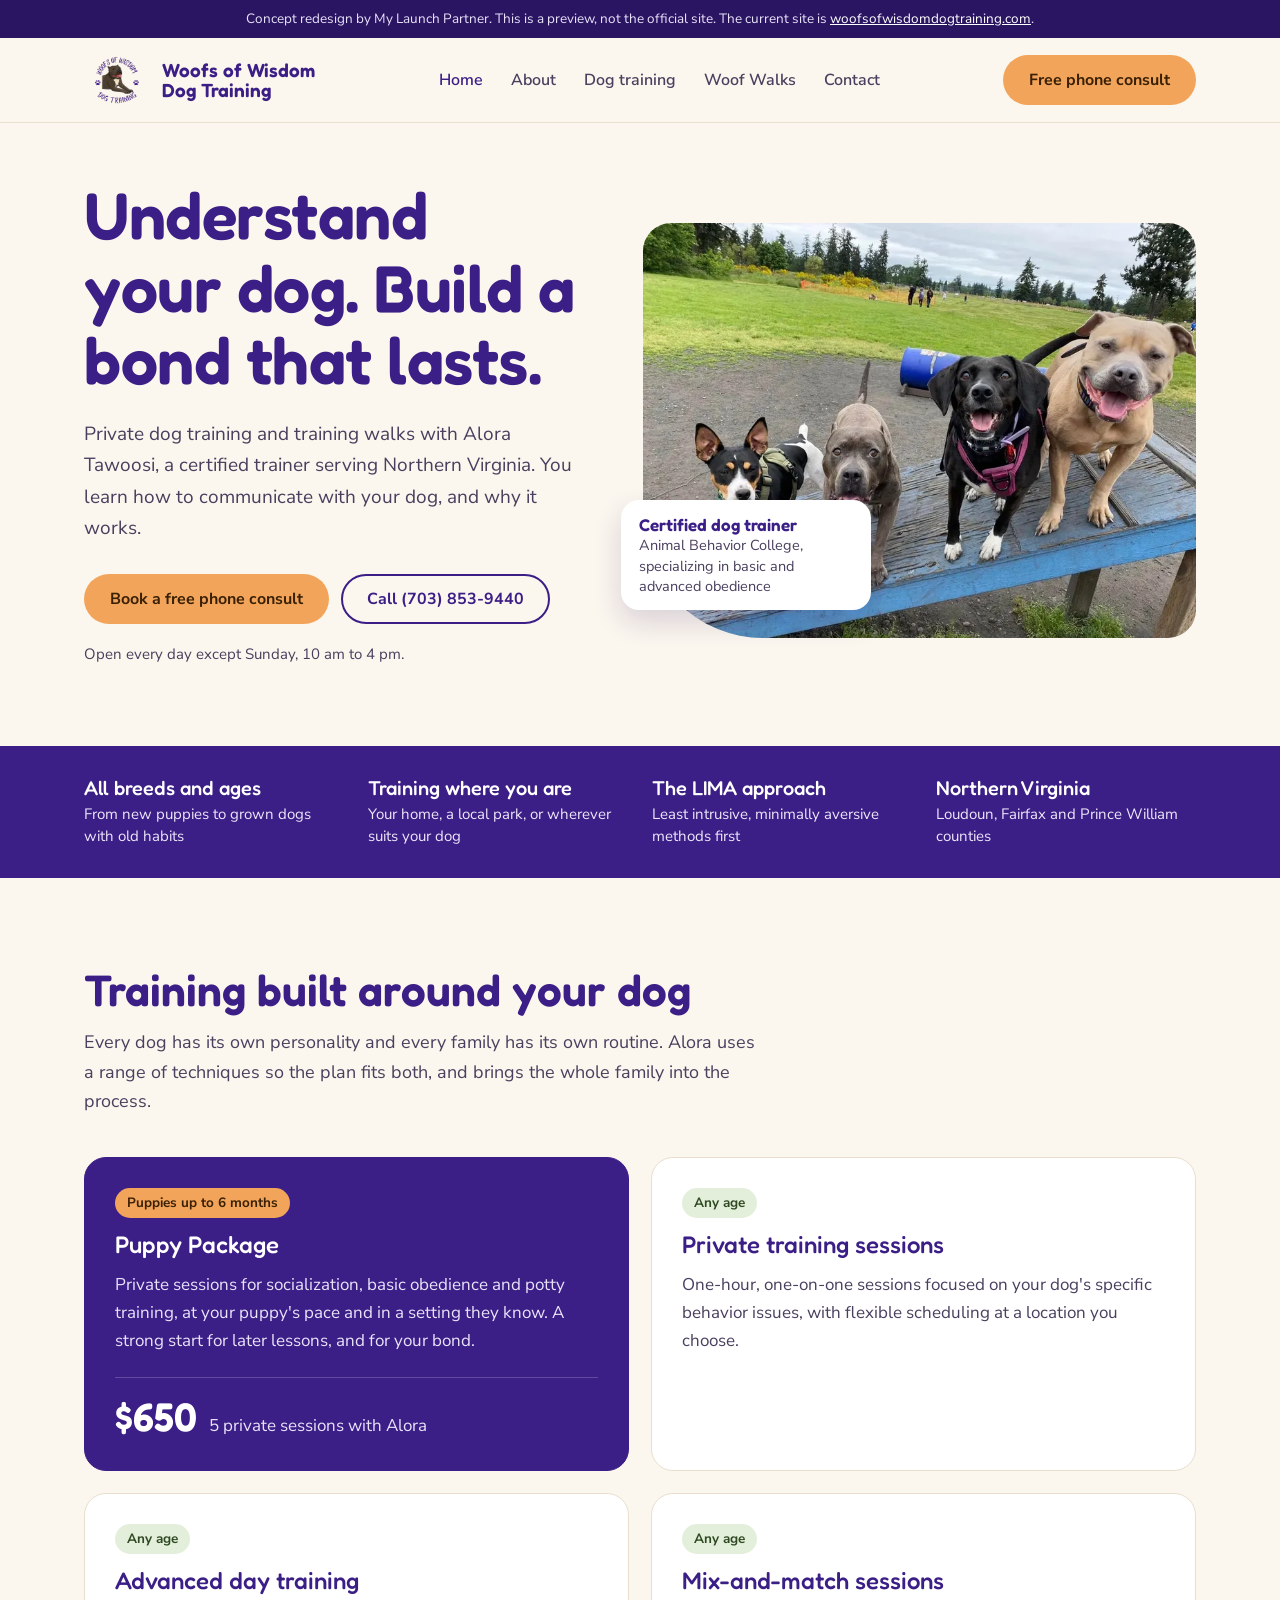
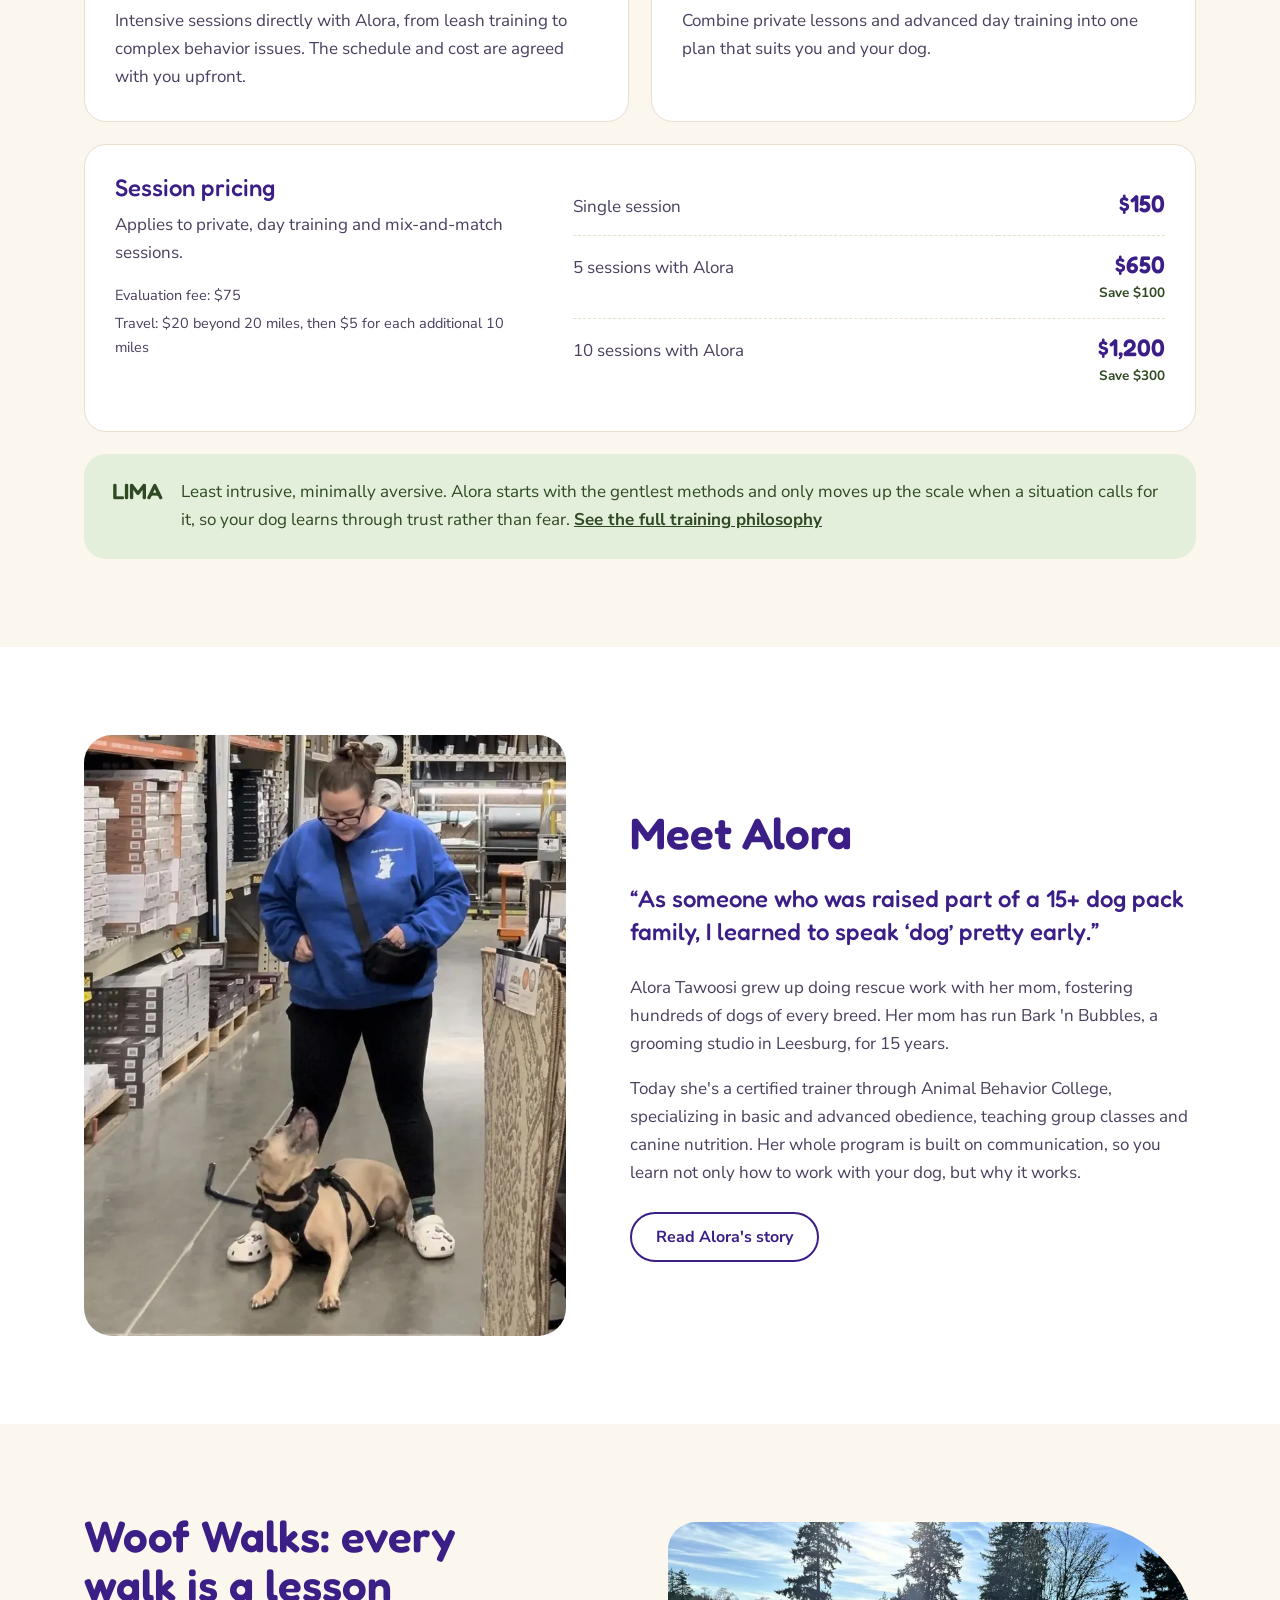
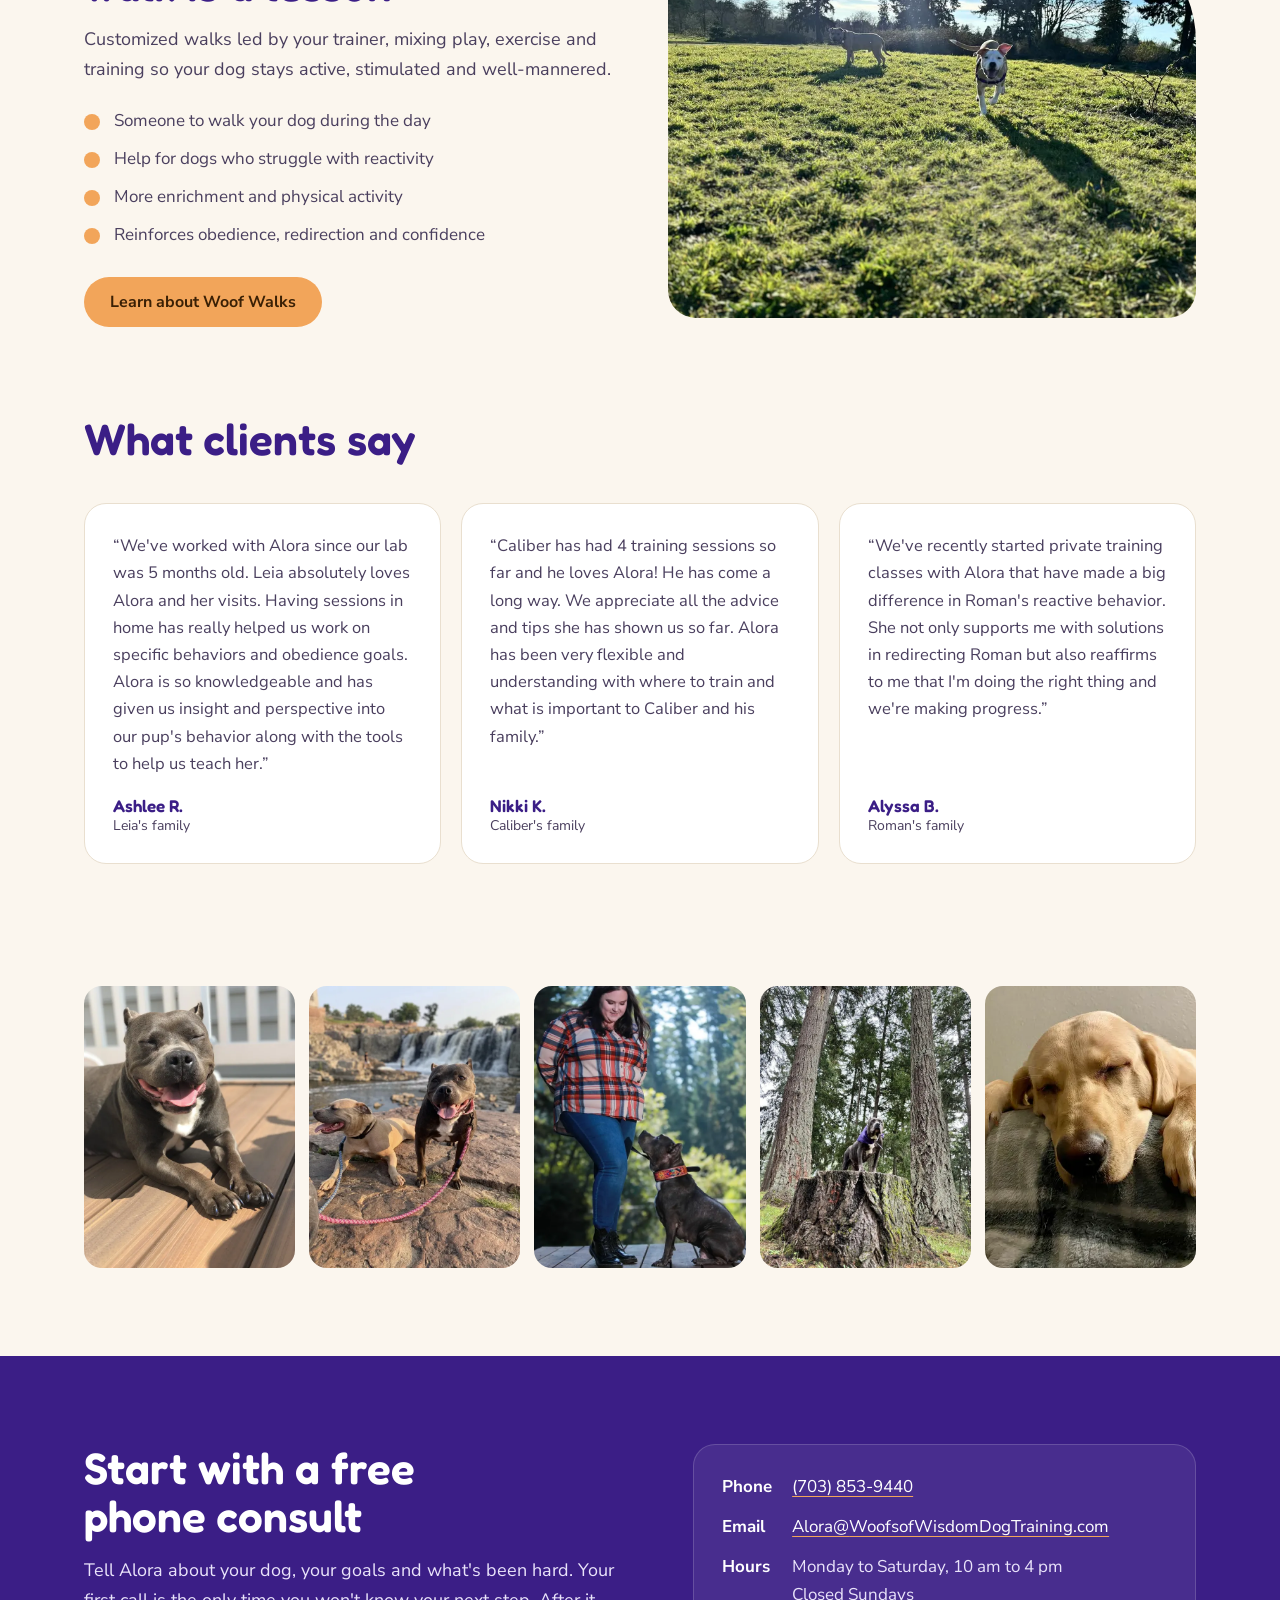
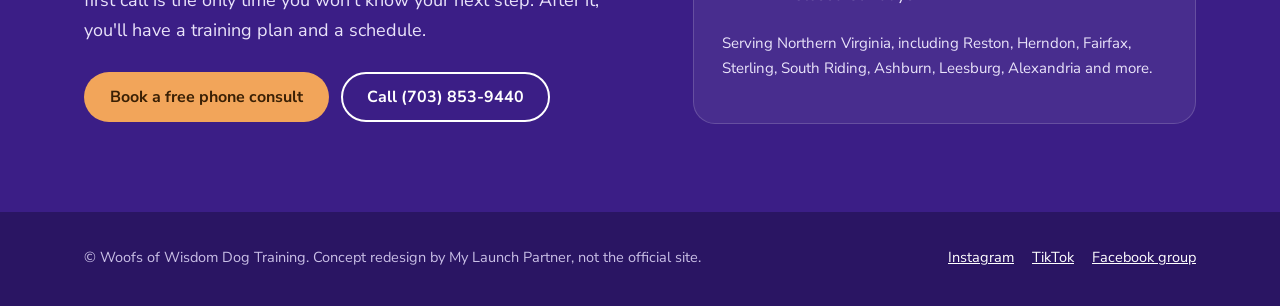
<file: index.html>
<!doctype html>
<html lang="en">
<head>
<meta charset="utf-8">
<meta name="viewport" content="width=device-width, initial-scale=1">
<title>Woofs of Wisdom Dog Training | Concept redesign</title>
<meta name="description" content="Concept redesign of the Woofs of Wisdom Dog Training homepage by My Launch Partner. Private dog training and training walks with Alora Tawoosi in Northern Virginia.">
<meta name="robots" content="noindex, nofollow">
<link rel="canonical" href="index.html">
<link rel="icon" href="assets/img/favicon.png">
<link rel="preconnect" href="https://fonts.googleapis.com">
<link rel="preconnect" href="https://fonts.gstatic.com" crossorigin>
<link href="https://fonts.googleapis.com/css2?family=Fredoka:wght@500;600&family=Nunito+Sans:opsz,wght@6..12,400;6..12,600;6..12,700&display=swap" rel="stylesheet">
<link rel="stylesheet" href="assets/site.css">
</head>
<body>

<div class="concept">Concept redesign by My Launch Partner.<span class="more"> This is a preview, not the official site. The current site is <a href="https://www.woofsofwisdomdogtraining.com/">woofsofwisdomdogtraining.com</a>.</span></div>

<header>
  <div class="wrap nav">
    <a class="brand" href="index.html">
      <img src="assets/img/logo.png" alt="Woofs of Wisdom Dog Training logo" width="66" height="66">
      <span>Woofs of Wisdom<br>Dog Training</span>
    </a>
    <nav class="links" aria-label="Main">
      <a href="index.html" aria-current="page">Home</a>
      <a href="about.html">About</a>
      <a href="dog-training.html">Dog training</a>
      <a href="woof-walks.html">Woof Walks</a>
      <a href="contact.html">Contact</a>
    </nav>
    <a class="btn btn-main" href="https://www.woofsofwisdomdogtraining.com/book-a-consult-today">Free phone consult</a>
    <details class="menu">
      <summary>Menu</summary>
      <nav aria-label="Mobile">
        <a href="about.html">About Alora</a>
        <a href="dog-training.html">Dog training</a>
        <a href="woof-walks.html">Woof Walks</a>
        <a href="contact.html">Contact</a>
        <a href="https://www.woofsofwisdomdogtraining.com/book-a-consult-today">Book a free phone consult</a>
      </nav>
    </details>
  </div>
</header>

<main>
<section class="hero">
  <div class="wrap hero-grid">
    <div>
      <h1>Understand your dog. Build a bond that lasts.</h1>
      <p class="lede">Private dog training and training walks with Alora Tawoosi, a certified trainer serving Northern Virginia. You learn how to communicate with your dog, and why it works.</p>
      <div class="ctas">
        <a class="btn btn-main" href="https://www.woofsofwisdomdogtraining.com/book-a-consult-today">Book a free phone consult</a>
        <a class="btn btn-line" href="tel:+17038539440">Call (703)&nbsp;853-9440</a>
      </div>
      <p class="note">Open every day except Sunday, 10&nbsp;am to 4&nbsp;pm.</p>
    </div>
    <div class="hero-photo">
      <picture>
        <source type="image/webp" srcset="assets/img/hero-800.webp 800w, assets/img/hero-1400.webp 1400w, assets/img/hero-2048.webp 2048w" sizes="(max-width:900px) 100vw, 600px">
        <img src="assets/img/hero-1400.jpg" srcset="assets/img/hero-800.jpg 800w, assets/img/hero-1400.jpg 1400w, assets/img/hero-2048.jpg 2048w" sizes="(max-width:900px) 100vw, 600px" alt="Four dogs sitting side by side on a blue bench in a sunny field" width="1400" height="1050" fetchpriority="high">
      </picture>
      <div class="badge"><strong>Certified dog trainer</strong>Animal Behavior College, specializing in basic and advanced obedience</div>
    </div>
  </div>
</section>

<div class="glance">
  <div class="wrap"><ul>
    <li><b>All breeds and ages</b>From new puppies to grown dogs with old habits</li>
    <li><b>Training where you are</b>Your home, a local park, or wherever suits your dog</li>
    <li><b>The LIMA approach</b>Least intrusive, minimally aversive methods first</li>
    <li><b>Northern Virginia</b>Loudoun, Fairfax and Prince William counties</li>
  </ul></div>
</div>

<section id="training">
  <div class="wrap">
    <div class="intro">
      <h2>Training built around your dog</h2>
      <p>Every dog has its own personality and every family has its own routine. Alora uses a range of techniques so the plan fits both, and brings the whole family into the process.</p>
    </div>
    <div class="programs">
      <article class="program puppy">
        <span class="who">Puppies up to 6 months</span>
        <h3>Puppy Package</h3>
        <p>Private sessions for socialization, basic obedience and potty training, at your puppy's pace and in a setting they know. A strong start for later lessons, and for your bond.</p>
        <div class="puppy-price"><strong>$650</strong><span>5 private sessions with Alora</span></div>
      </article>
      <article class="program">
        <span class="who">Any age</span>
        <h3>Private training sessions</h3>
        <p>One-hour, one-on-one sessions focused on your dog's specific behavior issues, with flexible scheduling at a location you choose.</p>
      </article>
      <article class="program">
        <span class="who">Any age</span>
        <h3>Advanced day training</h3>
        <p>Intensive sessions directly with Alora, from leash training to complex behavior issues. The schedule and cost are agreed with you upfront.</p>
      </article>
      <article class="program">
        <span class="who">Any age</span>
        <h3>Mix-and-match sessions</h3>
        <p>Combine private lessons and advanced day training into one plan that suits you and your dog.</p>
      </article>
    </div>

    <div class="prices">
      <div>
        <h3>Session pricing</h3>
        <p style="margin-top:10px">Applies to private, day training and mix-and-match sessions.</p>
        <div class="fine">
          <p>Evaluation fee: $75</p>
          <p>Travel: $20 beyond 20 miles, then $5 for each additional 10 miles</p>
        </div>
      </div>
      <table>
        <tr><td>Single session</td><td><span class="amt">$150</span></td></tr>
        <tr><td>5 sessions with Alora</td><td><span class="amt">$650</span><span class="save">Save $100</span></td></tr>
        <tr><td>10 sessions with Alora</td><td><span class="amt">$1,200</span><span class="save">Save $300</span></td></tr>
      </table>
    </div>

    <div class="lima">
      <b>LIMA</b>
      <p>Least intrusive, minimally aversive. Alora starts with the gentlest methods and only moves up the scale when a situation calls for it, so your dog learns through trust rather than fear. <a href="dog-training.html" style="color:var(--meadow-ink);font-weight:700">See the full training philosophy</a></p>
    </div>
  </div>
</section>

<section class="about">
  <div class="wrap about-grid">
    <picture>
      <source type="image/webp" srcset="assets/img/alora-training-700.webp 700w, assets/img/alora-training-1100.webp 1100w" sizes="(max-width:860px) 100vw, 480px">
      <img src="assets/img/alora-training-1100.jpg" srcset="assets/img/alora-training-700.jpg 700w, assets/img/alora-training-1100.jpg 1100w" sizes="(max-width:860px) 100vw, 480px" alt="Alora working with a dog on a sit command in a store aisle" width="1100" height="1532" loading="lazy">
    </picture>
    <div>
      <h2>Meet Alora</h2>
      <blockquote>&ldquo;As someone who was raised part of a 15+ dog pack family, I learned to speak &lsquo;dog&rsquo; pretty early.&rdquo;</blockquote>
      <p>Alora Tawoosi grew up doing rescue work with her mom, fostering hundreds of dogs of every breed. Her mom has run Bark 'n Bubbles, a grooming studio in Leesburg, for 15 years.</p>
      <p>Today she's a certified trainer through Animal Behavior College, specializing in basic and advanced obedience, teaching group classes and canine nutrition. Her whole program is built on communication, so you learn not only how to work with your dog, but why it works.</p>
      <a class="btn btn-line" href="about.html" style="margin-top:8px">Read Alora's story</a>
    </div>
  </div>
</section>

<section id="walks">
  <div class="wrap walks-grid">
    <div>
      <h2>Woof Walks: every walk is a lesson</h2>
      <p style="margin-top:16px;font-size:18px">Customized walks led by your trainer, mixing play, exercise and training so your dog stays active, stimulated and well-mannered.</p>
      <ul class="ticks">
        <li>Someone to walk your dog during the day</li>
        <li>Help for dogs who struggle with reactivity</li>
        <li>More enrichment and physical activity</li>
        <li>Reinforces obedience, redirection and confidence</li>
      </ul>
      <a class="btn btn-main" href="woof-walks.html">Learn about Woof Walks</a>
    </div>
    <picture>
      <source type="image/webp" srcset="assets/img/walk-800.webp 800w, assets/img/walk-1400.webp 1400w" sizes="(max-width:860px) 100vw, 560px">
      <img src="assets/img/walk-1400.jpg" srcset="assets/img/walk-800.jpg 800w, assets/img/walk-1400.jpg 1400w" sizes="(max-width:860px) 100vw, 560px" alt="Two dogs running across a sunny grass field lined with pine trees" width="1400" height="1050" loading="lazy">
    </picture>
  </div>
</section>

<section style="padding-top:0">
  <div class="wrap">
    <div class="intro"><h2>What clients say</h2></div>
    <div class="quotes">
      <blockquote class="quote"><p>&ldquo;We've worked with Alora since our lab was 5 months old. Leia absolutely loves Alora and her visits. Having sessions in home has really helped us work on specific behaviors and obedience goals. Alora is so knowledgeable and has given us insight and perspective into our pup's behavior along with the tools to help us teach her.&rdquo;</p><footer>Ashlee R.<span>Leia's family</span></footer></blockquote>
      <blockquote class="quote"><p>&ldquo;Caliber has had 4 training sessions so far and he loves Alora! He has come a long way. We appreciate all the advice and tips she has shown us so far. Alora has been very flexible and understanding with where to train and what is important to Caliber and his family.&rdquo;</p><footer>Nikki K.<span>Caliber's family</span></footer></blockquote>
      <blockquote class="quote"><p>&ldquo;We've recently started private training classes with Alora that have made a big difference in Roman's reactive behavior. She not only supports me with solutions in redirecting Roman but also reaffirms to me that I'm doing the right thing and we're making progress.&rdquo;</p><footer>Alyssa B.<span>Roman's family</span></footer></blockquote>
    </div>
  </div>
</section>

<div class="gallery">
  <div class="wrap strip">
    <picture><source type="image/webp" srcset="assets/img/g1-600.webp"><img src="assets/img/g1-600.jpg" alt="A smiling grey dog lying on a sunny deck" width="600" height="800" loading="lazy"></picture>
    <picture><source type="image/webp" srcset="assets/img/g2-600.webp"><img src="assets/img/g2-600.jpg" alt="Two dogs on leashes posing on rocks in front of a waterfall" width="600" height="800" loading="lazy"></picture>
    <picture><source type="image/webp" srcset="assets/img/g3-600.webp"><img src="assets/img/g3-600.jpg" alt="A dog sitting calmly beside its handler on an outdoor deck" width="600" height="750" loading="lazy"></picture>
    <picture><source type="image/webp" srcset="assets/img/g4-600.webp"><img src="assets/img/g4-600.jpg" alt="A dog in a purple bandana standing on a tree stump in the forest" width="600" height="800" loading="lazy"></picture>
    <picture><source type="image/webp" srcset="assets/img/g5-600.webp"><img src="assets/img/g5-600.jpg" alt="A yellow dog napping on a plaid blanket" width="600" height="450" loading="lazy"></picture>
  </div>
</div>

<section class="contact" id="contact">
  <div class="wrap contact-grid">
    <div>
      <h2>Start with a free phone consult</h2>
      <p style="margin-top:16px;font-size:18px">Tell Alora about your dog, your goals and what's been hard. Your first call is the only time you won't know your next step. After it, you'll have a training plan and a schedule.</p>
      <div class="ctas">
        <a class="btn btn-main" href="https://www.woofsofwisdomdogtraining.com/book-a-consult-today">Book a free phone consult</a>
        <a class="btn btn-line" href="tel:+17038539440">Call (703)&nbsp;853-9440</a>
      </div>
    </div>
    <div class="card">
      <dl>
        <dt>Phone</dt><dd><a href="tel:+17038539440">(703)&nbsp;853-9440</a></dd>
        <dt>Email</dt><dd><a href="mailto:Alora@WoofsofWisdomDogTraining.com">Alora@<wbr>WoofsofWisdomDogTraining.com</a></dd>
        <dt>Hours</dt><dd>Monday to Saturday, 10&nbsp;am to 4&nbsp;pm<br>Closed Sundays</dd>
      </dl>
      <p class="towns">Serving Northern Virginia, including Reston, Herndon, Fairfax, Sterling, South Riding, Ashburn, Leesburg, Alexandria and more.</p>
    </div>
  </div>
</section>
</main>

<footer>
  <div class="wrap foot">
    <div>&copy; Woofs of Wisdom Dog Training. Concept redesign by My Launch Partner, not the official site.</div>
    <div class="social">
      <a href="https://www.instagram.com/woofsofwisdomdogtraining/">Instagram</a>
      <a href="https://www.tiktok.com/@woofsofwisdomdogtraining">TikTok</a>
      <a href="https://www.facebook.com/groups/650462277278497">Facebook group</a>
    </div>
  </div>
</footer>

<div class="callbar">
  <a class="btn btn-main" href="tel:+17038539440">Call Alora</a>
  <a class="btn btn-line" href="https://www.woofsofwisdomdogtraining.com/book-a-consult-today">Free consult</a>
</div>
</body>
</html>
</file>
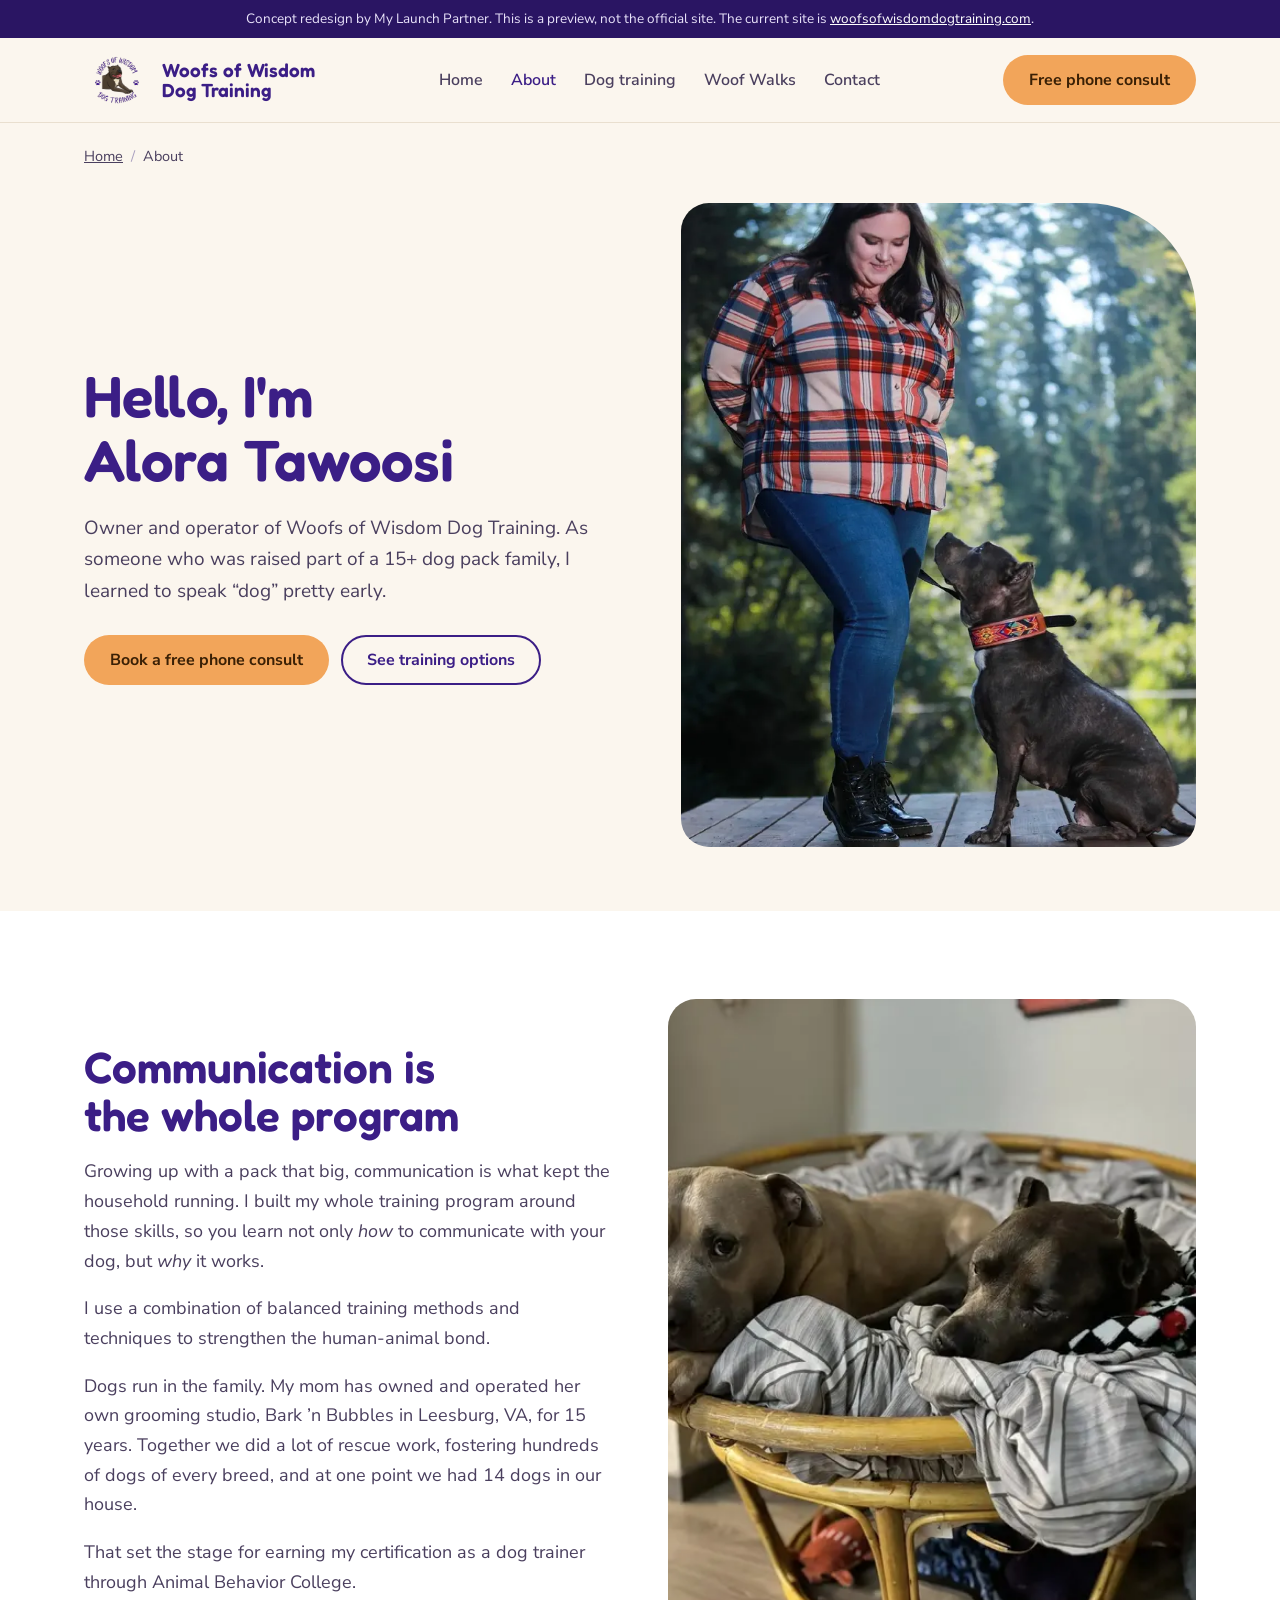
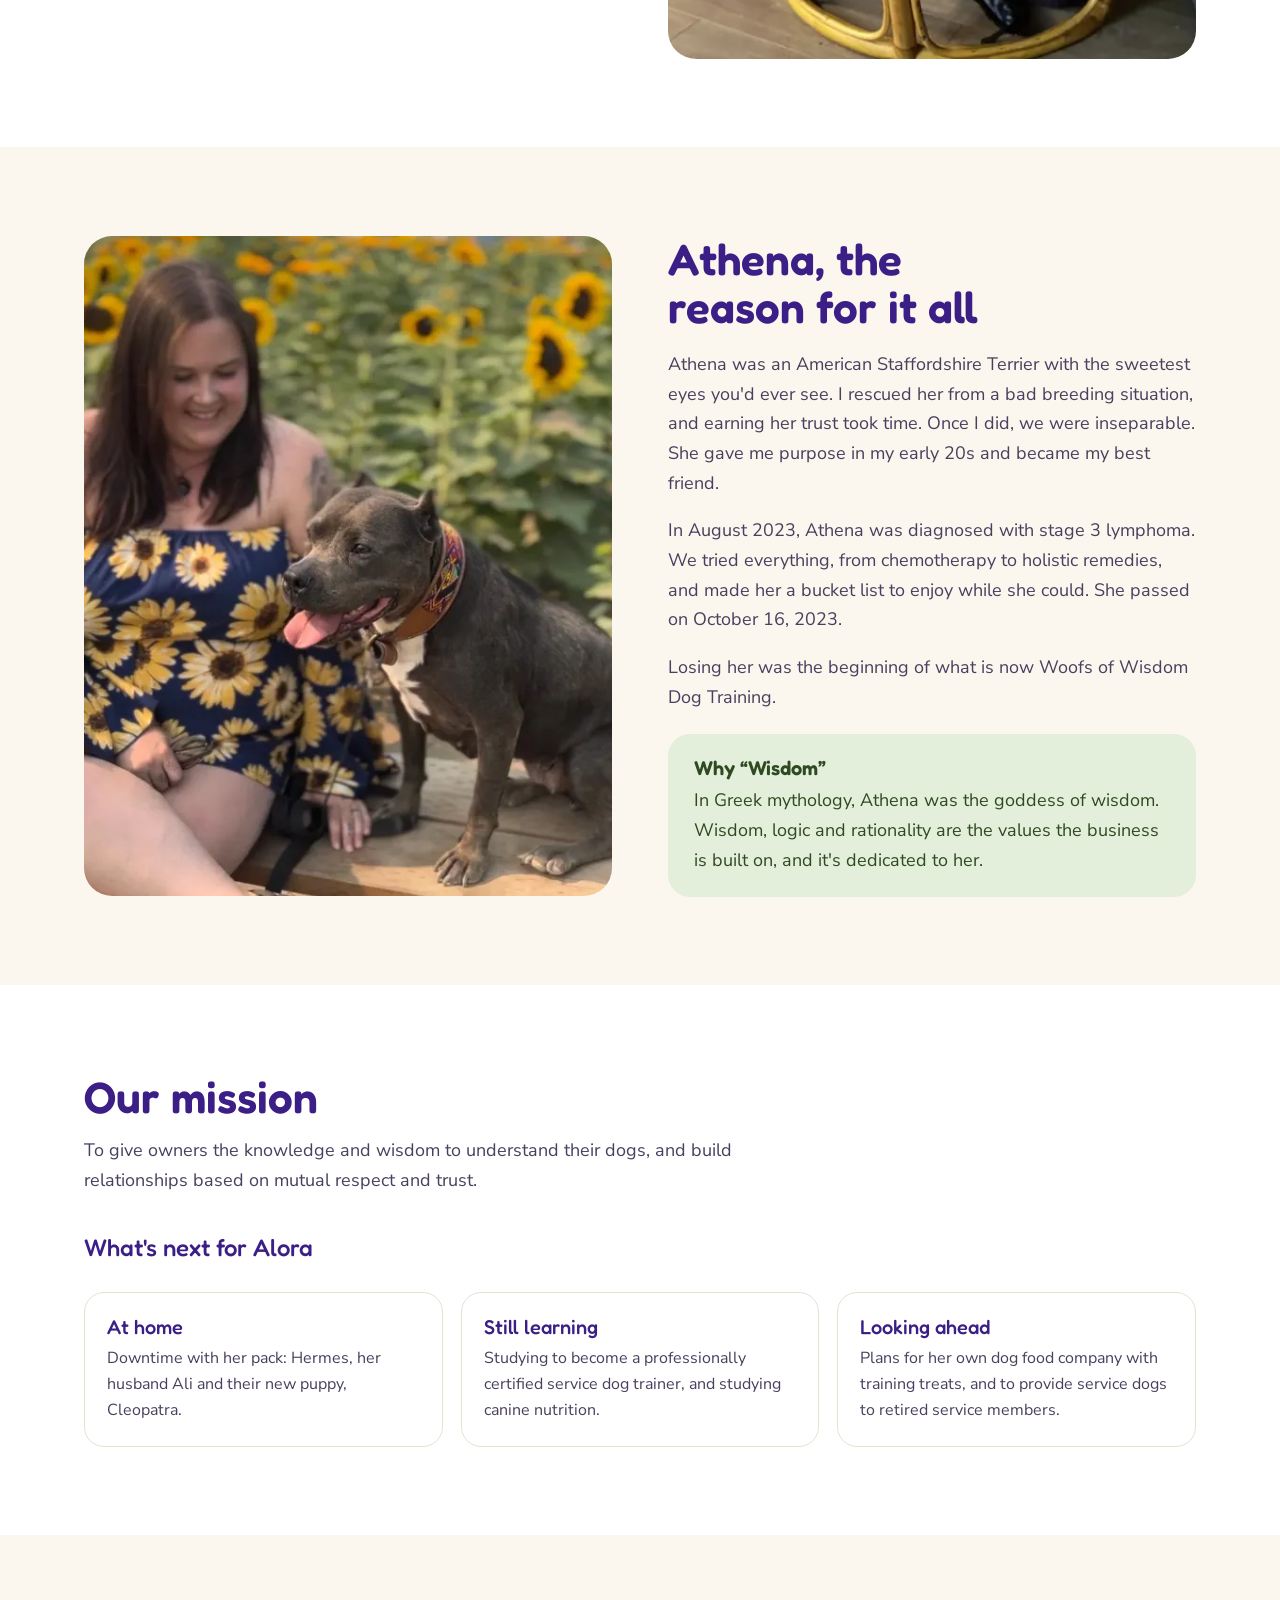
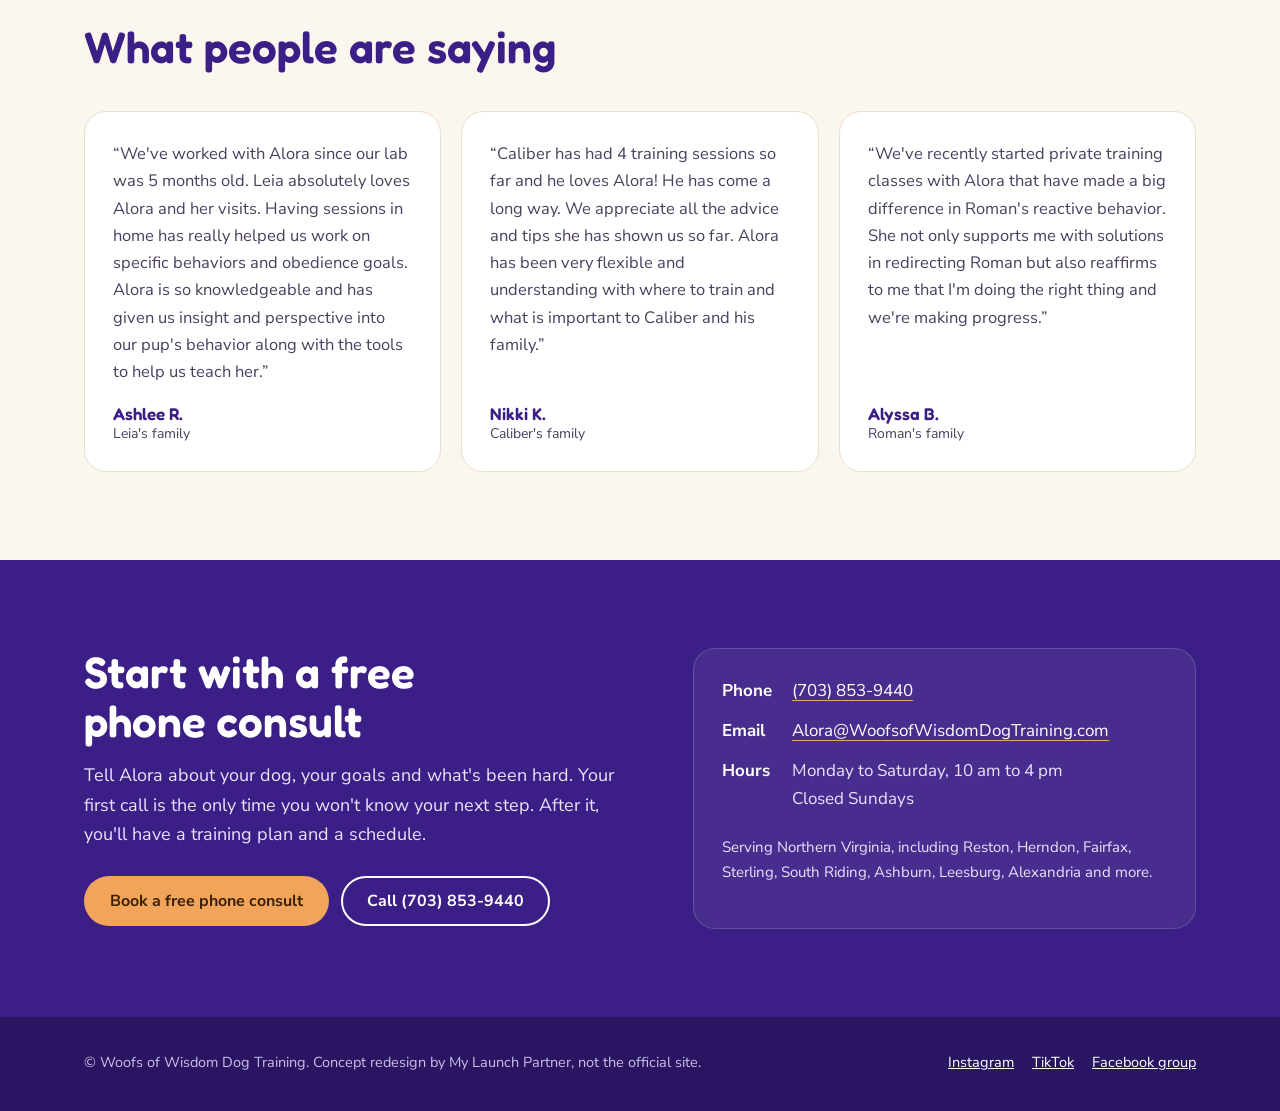
<file: about.html>
<!doctype html>
<html lang="en">
<head>
<meta charset="utf-8">
<meta name="viewport" content="width=device-width, initial-scale=1">
<title>About Alora | Woofs of Wisdom Dog Training concept</title>
<meta name="description" content="Meet Alora Tawoosi, certified dog trainer and owner of Woofs of Wisdom Dog Training in Northern Virginia.">
<meta name="robots" content="noindex, nofollow">
<link rel="canonical" href="https://www.woofsofwisdomdogtraining.com/about">
<link rel="icon" href="assets/img/favicon.png">
<link rel="preconnect" href="https://fonts.googleapis.com">
<link rel="preconnect" href="https://fonts.gstatic.com" crossorigin>
<link href="https://fonts.googleapis.com/css2?family=Fredoka:wght@500;600&family=Nunito+Sans:opsz,wght@6..12,400;6..12,600;6..12,700&display=swap" rel="stylesheet">
<link rel="stylesheet" href="assets/site.css">
</head>
<body>
<div class="concept">Concept redesign by My Launch Partner.<span class="more"> This is a preview, not the official site. The current site is <a href="https://www.woofsofwisdomdogtraining.com/">woofsofwisdomdogtraining.com</a>.</span></div>

<header>
  <div class="wrap nav">
    <a class="brand" href="index.html">
      <img src="assets/img/logo.png" alt="Woofs of Wisdom Dog Training logo" width="66" height="66">
      <span>Woofs of Wisdom<br>Dog Training</span>
    </a>
    <nav class="links" aria-label="Main">
      <a href="index.html">Home</a>
      <a href="about.html" aria-current="page">About</a>
      <a href="dog-training.html">Dog training</a>
      <a href="woof-walks.html">Woof Walks</a>
      <a href="contact.html">Contact</a>
    </nav>
    <a class="btn btn-main" href="https://www.woofsofwisdomdogtraining.com/book-a-consult-today">Free phone consult</a>
    <details class="menu">
      <summary>Menu</summary>
      <nav aria-label="Mobile">
        <a href="index.html">Home</a>
        <a href="about.html" aria-current="page">About</a>
        <a href="dog-training.html">Dog training</a>
        <a href="woof-walks.html">Woof Walks</a>
        <a href="contact.html">Contact</a>
        <a href="https://www.woofsofwisdomdogtraining.com/book-a-consult-today">Book a free phone consult</a>
      </nav>
    </details>
  </div>
</header>
<main>
<nav class="crumbs wrap" aria-label="Breadcrumb"><ol><li><a href="index.html">Home</a></li><li aria-current="page">About</li></ol></nav>

<section class="page-hero">
  <div class="wrap hero-grid">
    <div>
      <h1>Hello, I'm Alora Tawoosi</h1>
      <p class="lede">Owner and operator of Woofs of Wisdom Dog Training. As someone who was raised part of a 15+ dog pack family, I learned to speak &ldquo;dog&rdquo; pretty early.</p>
      <div class="ctas" style="display:flex;flex-wrap:wrap;gap:12px">
        <a class="btn btn-main" href="https://www.woofsofwisdomdogtraining.com/book-a-consult-today">Book a free phone consult</a>
        <a class="btn btn-line" href="dog-training.html">See training options</a>
      </div>
    </div>
    <div class="shot tall"><picture><source type="image/webp" srcset="assets/img/alora-deck-700.webp 700w, assets/img/alora-deck-1100.webp 1100w" sizes="(max-width:900px) 100vw, 520px"><img src="assets/img/alora-deck-1100.jpg" srcset="assets/img/alora-deck-700.jpg 700w, assets/img/alora-deck-1100.jpg 1100w" sizes="(max-width:900px) 100vw, 520px" alt="Alora standing on an outdoor deck in a plaid shirt with her dog sitting beside her" width="1100" height="1375" fetchpriority="high"></picture></div>
  </div>
</section>

<section class="tint">
  <div class="wrap split">
    <div class="prose">
      <h2>Communication is the whole program</h2>
      <p>Growing up with a pack that big, communication is what kept the household running. I built my whole training program around those skills, so you learn not only <em>how</em> to communicate with your dog, but <em>why</em> it works.</p>
      <p>I use a combination of balanced training methods and techniques to strengthen the human-animal bond.</p>
      <p>Dogs run in the family. My mom has owned and operated her own grooming studio, Bark &rsquo;n Bubbles in Leesburg, VA, for 15 years. Together we did a lot of rescue work, fostering hundreds of dogs of every breed, and at one point we had 14 dogs in our house.</p>
      <p>That set the stage for earning my certification as a dog trainer through Animal Behavior College.</p>
    </div>
    <picture><source type="image/webp" srcset="assets/img/pack-bed-800.webp 800w, assets/img/pack-bed-1400.webp 1400w" sizes="(max-width:860px) 100vw, 540px"><img src="assets/img/pack-bed-1400.jpg" srcset="assets/img/pack-bed-800.jpg 800w, assets/img/pack-bed-1400.jpg 1400w" sizes="(max-width:860px) 100vw, 540px" alt="Two dogs curled up together in a round wicker dog bed" width="1400" height="1050" loading="lazy"></picture>
  </div>
</section>

<section>
  <div class="wrap split flip">
    <div class="prose">
      <h2>Athena, the reason for it all</h2>
      <p>Athena was an American Staffordshire Terrier with the sweetest eyes you'd ever see. I rescued her from a bad breeding situation, and earning her trust took time. Once I did, we were inseparable. She gave me purpose in my early 20s and became my best friend.</p>
      <p>In August 2023, Athena was diagnosed with stage 3 lymphoma. We tried everything, from chemotherapy to holistic remedies, and made her a bucket list to enjoy while she could. She passed on October 16, 2023.</p>
      <p>Losing her was the beginning of what is now Woofs of Wisdom Dog Training.</p>
      <div class="name-note"><b>Why &ldquo;Wisdom&rdquo;</b><p>In Greek mythology, Athena was the goddess of wisdom. Wisdom, logic and rationality are the values the business is built on, and it's dedicated to her.</p></div>
    </div>
    <picture><source type="image/webp" srcset="assets/img/sunflowers-700.webp 700w, assets/img/sunflowers-1100.webp 1100w" sizes="(max-width:860px) 100vw, 540px"><img src="assets/img/sunflowers-1100.jpg" srcset="assets/img/sunflowers-700.jpg 700w, assets/img/sunflowers-1100.jpg 1100w" sizes="(max-width:860px) 100vw, 540px" alt="Alora sitting in a sunflower field with a smiling grey dog" width="1100" height="1101" loading="lazy"></picture>
  </div>
</section>

<section class="tint">
  <div class="wrap">
    <div class="intro">
      <h2>Our mission</h2>
      <p>To give owners the knowledge and wisdom to understand their dogs, and build relationships based on mutual respect and trust.</p>
    </div>
    <h3>What's next for Alora</h3>
    <div class="next">
      <div><b>At home</b><p>Downtime with her pack: Hermes, her husband Ali and their new puppy, Cleopatra.</p></div>
      <div><b>Still learning</b><p>Studying to become a professionally certified service dog trainer, and studying canine nutrition.</p></div>
      <div><b>Looking ahead</b><p>Plans for her own dog food company with training treats, and to provide service dogs to retired service members.</p></div>
    </div>
  </div>
</section>

<section>
  <div class="wrap">
    <div class="intro"><h2>What people are saying</h2></div>
    <div class="quotes">
      <blockquote class="quote"><p>&ldquo;We've worked with Alora since our lab was 5 months old. Leia absolutely loves Alora and her visits. Having sessions in home has really helped us work on specific behaviors and obedience goals. Alora is so knowledgeable and has given us insight and perspective into our pup's behavior along with the tools to help us teach her.&rdquo;</p><footer>Ashlee R.<span>Leia's family</span></footer></blockquote>
      <blockquote class="quote"><p>&ldquo;Caliber has had 4 training sessions so far and he loves Alora! He has come a long way. We appreciate all the advice and tips she has shown us so far. Alora has been very flexible and understanding with where to train and what is important to Caliber and his family.&rdquo;</p><footer>Nikki K.<span>Caliber's family</span></footer></blockquote>
      <blockquote class="quote"><p>&ldquo;We've recently started private training classes with Alora that have made a big difference in Roman's reactive behavior. She not only supports me with solutions in redirecting Roman but also reaffirms to me that I'm doing the right thing and we're making progress.&rdquo;</p><footer>Alyssa B.<span>Roman's family</span></footer></blockquote>
    </div>
  </div>
</section>
<section class="contact" id="contact">
  <div class="wrap contact-grid">
    <div>
      <h2>Start with a free phone consult</h2>
      <p style="margin-top:16px;font-size:18px">Tell Alora about your dog, your goals and what's been hard. Your first call is the only time you won't know your next step. After it, you'll have a training plan and a schedule.</p>
      <div class="ctas">
        <a class="btn btn-main" href="https://www.woofsofwisdomdogtraining.com/book-a-consult-today">Book a free phone consult</a>
        <a class="btn btn-line" href="tel:+17038539440">Call (703)&nbsp;853-9440</a>
      </div>
    </div>
    <div class="card">
      <dl>
        <dt>Phone</dt><dd><a href="tel:+17038539440">(703)&nbsp;853-9440</a></dd>
        <dt>Email</dt><dd><a href="mailto:Alora@WoofsofWisdomDogTraining.com">Alora@<wbr>WoofsofWisdomDogTraining.com</a></dd>
        <dt>Hours</dt><dd>Monday to Saturday, 10&nbsp;am to 4&nbsp;pm<br>Closed Sundays</dd>
      </dl>
      <p class="towns">Serving Northern Virginia, including Reston, Herndon, Fairfax, Sterling, South Riding, Ashburn, Leesburg, Alexandria and more.</p>
    </div>
  </div>
</section>
</main>

<footer>
  <div class="wrap foot">
    <div>&copy; Woofs of Wisdom Dog Training. Concept redesign by My Launch Partner, not the official site.</div>
    <div class="social">
      <a href="https://www.instagram.com/woofsofwisdomdogtraining/">Instagram</a>
      <a href="https://www.tiktok.com/@woofsofwisdomdogtraining">TikTok</a>
      <a href="https://www.facebook.com/groups/650462277278497">Facebook group</a>
    </div>
  </div>
</footer>

<div class="callbar">
  <a class="btn btn-main" href="tel:+17038539440">Call Alora</a>
  <a class="btn btn-line" href="https://www.woofsofwisdomdogtraining.com/book-a-consult-today">Free consult</a>
</div>
</body>
</html>
</file>
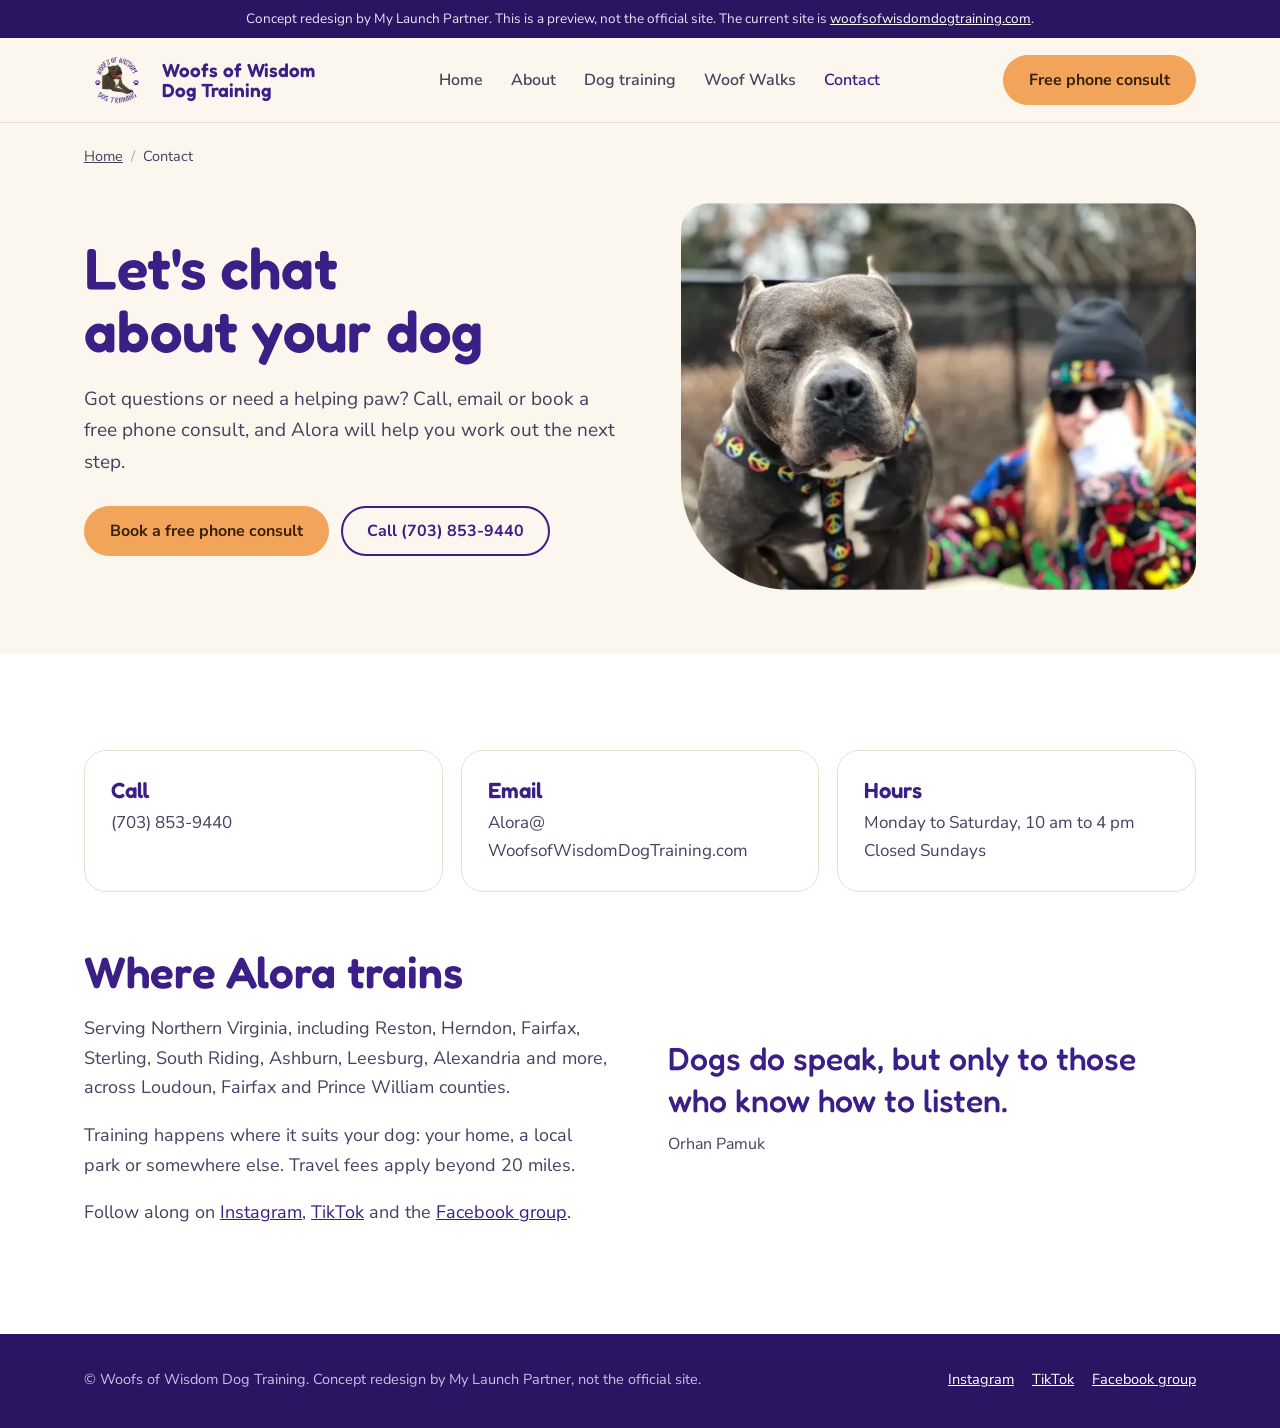
<file: contact.html>
<!doctype html>
<html lang="en">
<head>
<meta charset="utf-8">
<meta name="viewport" content="width=device-width, initial-scale=1">
<title>Contact | Woofs of Wisdom Dog Training concept</title>
<meta name="description" content="Contact Alora at Woofs of Wisdom Dog Training: phone, email, hours and service area in Northern Virginia.">
<meta name="robots" content="noindex, nofollow">
<link rel="canonical" href="https://www.woofsofwisdomdogtraining.com/contact">
<link rel="icon" href="assets/img/favicon.png">
<link rel="preconnect" href="https://fonts.googleapis.com">
<link rel="preconnect" href="https://fonts.gstatic.com" crossorigin>
<link href="https://fonts.googleapis.com/css2?family=Fredoka:wght@500;600&family=Nunito+Sans:opsz,wght@6..12,400;6..12,600;6..12,700&display=swap" rel="stylesheet">
<link rel="stylesheet" href="assets/site.css">
</head>
<body>
<div class="concept">Concept redesign by My Launch Partner.<span class="more"> This is a preview, not the official site. The current site is <a href="https://www.woofsofwisdomdogtraining.com/">woofsofwisdomdogtraining.com</a>.</span></div>

<header>
  <div class="wrap nav">
    <a class="brand" href="index.html">
      <img src="assets/img/logo.png" alt="Woofs of Wisdom Dog Training logo" width="66" height="66">
      <span>Woofs of Wisdom<br>Dog Training</span>
    </a>
    <nav class="links" aria-label="Main">
      <a href="index.html">Home</a>
      <a href="about.html">About</a>
      <a href="dog-training.html">Dog training</a>
      <a href="woof-walks.html">Woof Walks</a>
      <a href="contact.html" aria-current="page">Contact</a>
    </nav>
    <a class="btn btn-main" href="https://www.woofsofwisdomdogtraining.com/book-a-consult-today">Free phone consult</a>
    <details class="menu">
      <summary>Menu</summary>
      <nav aria-label="Mobile">
        <a href="index.html">Home</a>
        <a href="about.html">About</a>
        <a href="dog-training.html">Dog training</a>
        <a href="woof-walks.html">Woof Walks</a>
        <a href="contact.html" aria-current="page">Contact</a>
        <a href="https://www.woofsofwisdomdogtraining.com/book-a-consult-today">Book a free phone consult</a>
      </nav>
    </details>
  </div>
</header>
<main>
<nav class="crumbs wrap" aria-label="Breadcrumb"><ol><li><a href="index.html">Home</a></li><li aria-current="page">Contact</li></ol></nav>

<section class="page-hero">
  <div class="wrap hero-grid">
    <div>
      <h1>Let's chat about your dog</h1>
      <p class="lede">Got questions or need a helping paw? Call, email or book a free phone consult, and Alora will help you work out the next step.</p>
      <div class="ctas" style="display:flex;flex-wrap:wrap;gap:12px">
        <a class="btn btn-main" href="https://www.woofsofwisdomdogtraining.com/book-a-consult-today">Book a free phone consult</a>
        <a class="btn btn-line" href="tel:+17038539440">Call (703)&nbsp;853-9440</a>
      </div>
    </div>
    <div class="shot"><picture><source type="image/webp" srcset="assets/img/contact-dog-600.webp 600w, assets/img/contact-dog-960.webp 960w" sizes="(max-width:900px) 100vw, 560px"><img src="assets/img/contact-dog-960.jpg" srcset="assets/img/contact-dog-600.jpg 600w, assets/img/contact-dog-960.jpg 960w" sizes="(max-width:900px) 100vw, 560px" alt="A grey dog in a colorful collar sitting close beside a person in sunglasses and a beanie" width="960" height="960" fetchpriority="high"></picture></div>
  </div>
</section>

<section class="tint">
  <div class="wrap">
    <div class="contact-big">
      <a href="tel:+17038539440"><b>Call</b>(703)&nbsp;853-9440</a>
      <a href="mailto:Alora@WoofsofWisdomDogTraining.com"><b>Email</b>Alora@<wbr>WoofsofWisdomDogTraining.com</a>
      <div><b>Hours</b>Monday to Saturday, 10&nbsp;am to 4&nbsp;pm<br>Closed Sundays</div>
    </div>
    <div class="split wide" style="margin-top:56px">
      <div class="prose">
        <h2>Where Alora trains</h2>
        <p>Serving Northern Virginia, including Reston, Herndon, Fairfax, Sterling, South Riding, Ashburn, Leesburg, Alexandria and more, across Loudoun, Fairfax and Prince William counties.</p>
        <p>Training happens where it suits your dog: your home, a local park or somewhere else. Travel fees apply beyond 20 miles.</p>
        <p>Follow along on <a href="https://www.instagram.com/woofsofwisdomdogtraining/">Instagram</a>, <a href="https://www.tiktok.com/@woofsofwisdomdogtraining">TikTok</a> and the <a href="https://www.facebook.com/groups/650462277278497">Facebook group</a>.</p>
      </div>
      <p class="pull">Dogs do speak, but only to those who know how to listen.<cite>Orhan Pamuk</cite></p>
    </div>
  </div>
</section>
</main>

<footer>
  <div class="wrap foot">
    <div>&copy; Woofs of Wisdom Dog Training. Concept redesign by My Launch Partner, not the official site.</div>
    <div class="social">
      <a href="https://www.instagram.com/woofsofwisdomdogtraining/">Instagram</a>
      <a href="https://www.tiktok.com/@woofsofwisdomdogtraining">TikTok</a>
      <a href="https://www.facebook.com/groups/650462277278497">Facebook group</a>
    </div>
  </div>
</footer>

<div class="callbar">
  <a class="btn btn-main" href="tel:+17038539440">Call Alora</a>
  <a class="btn btn-line" href="https://www.woofsofwisdomdogtraining.com/book-a-consult-today">Free consult</a>
</div>
</body>
</html>
</file>
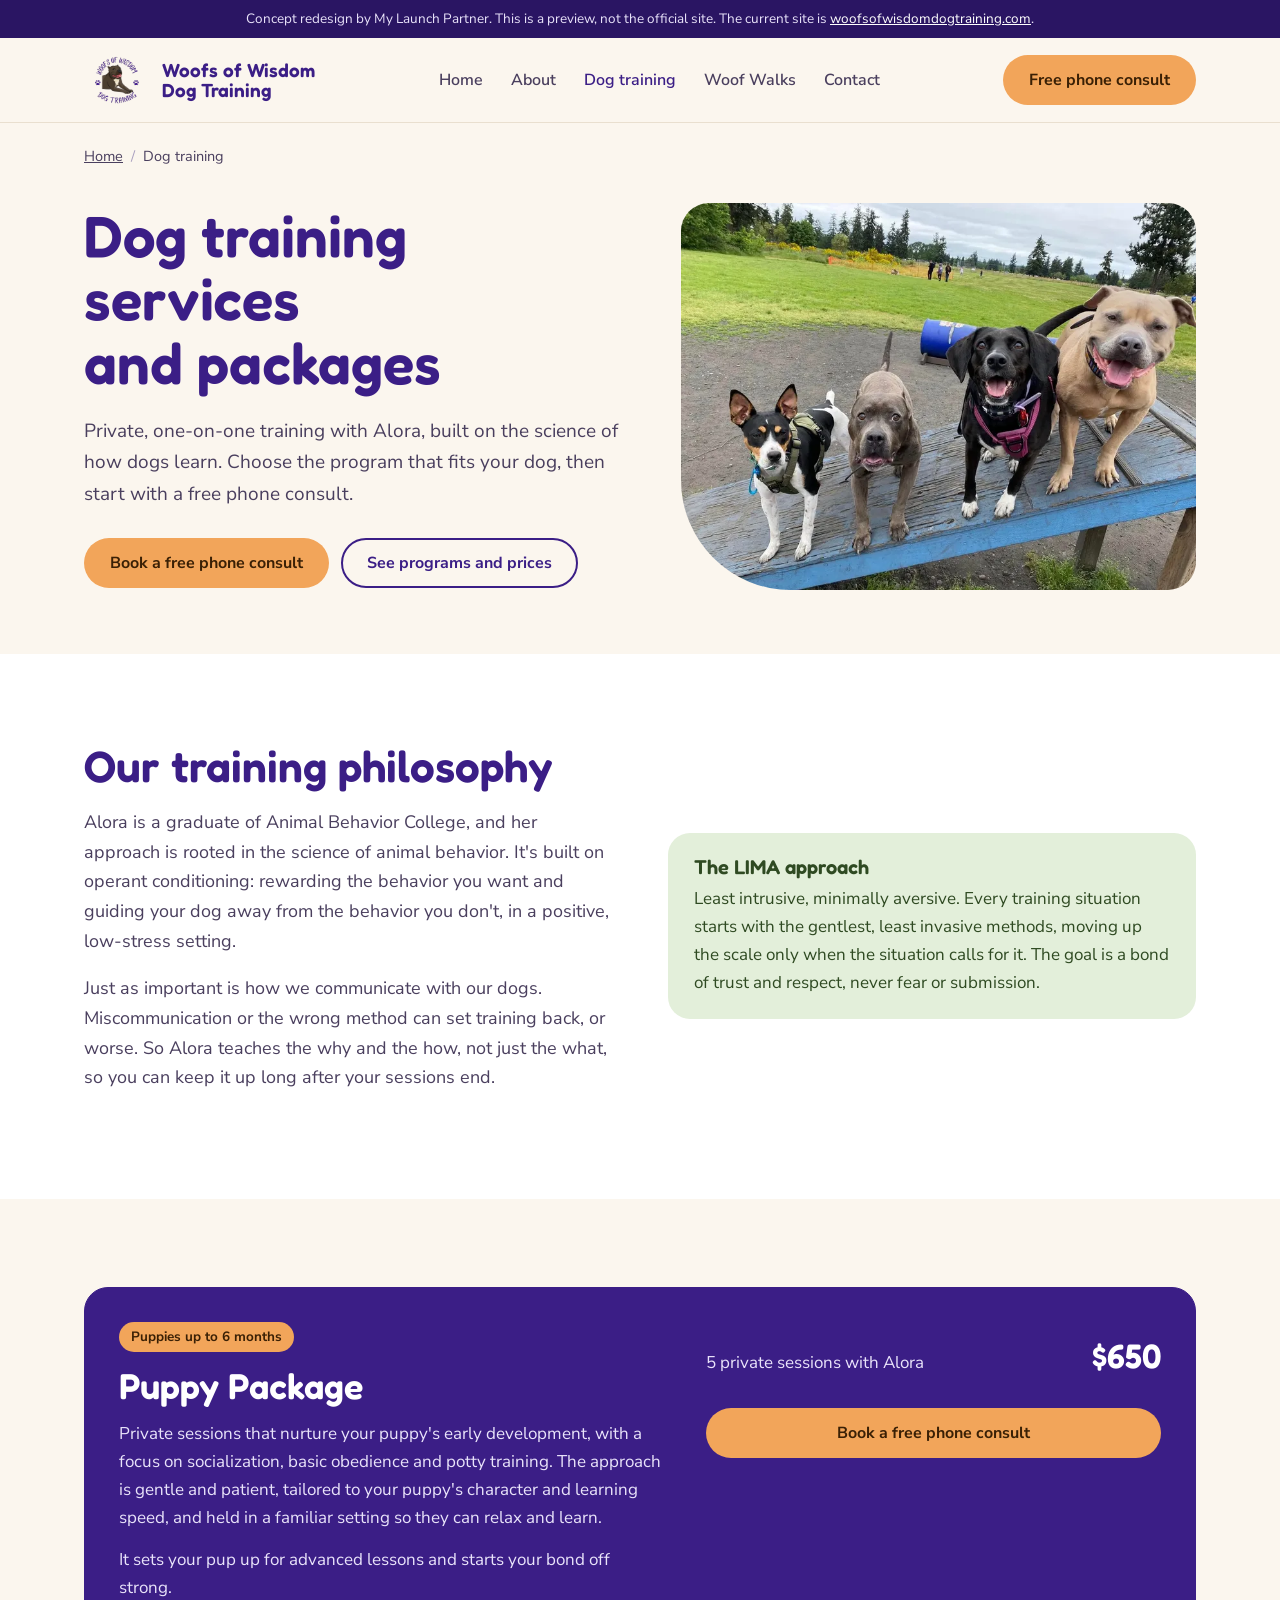
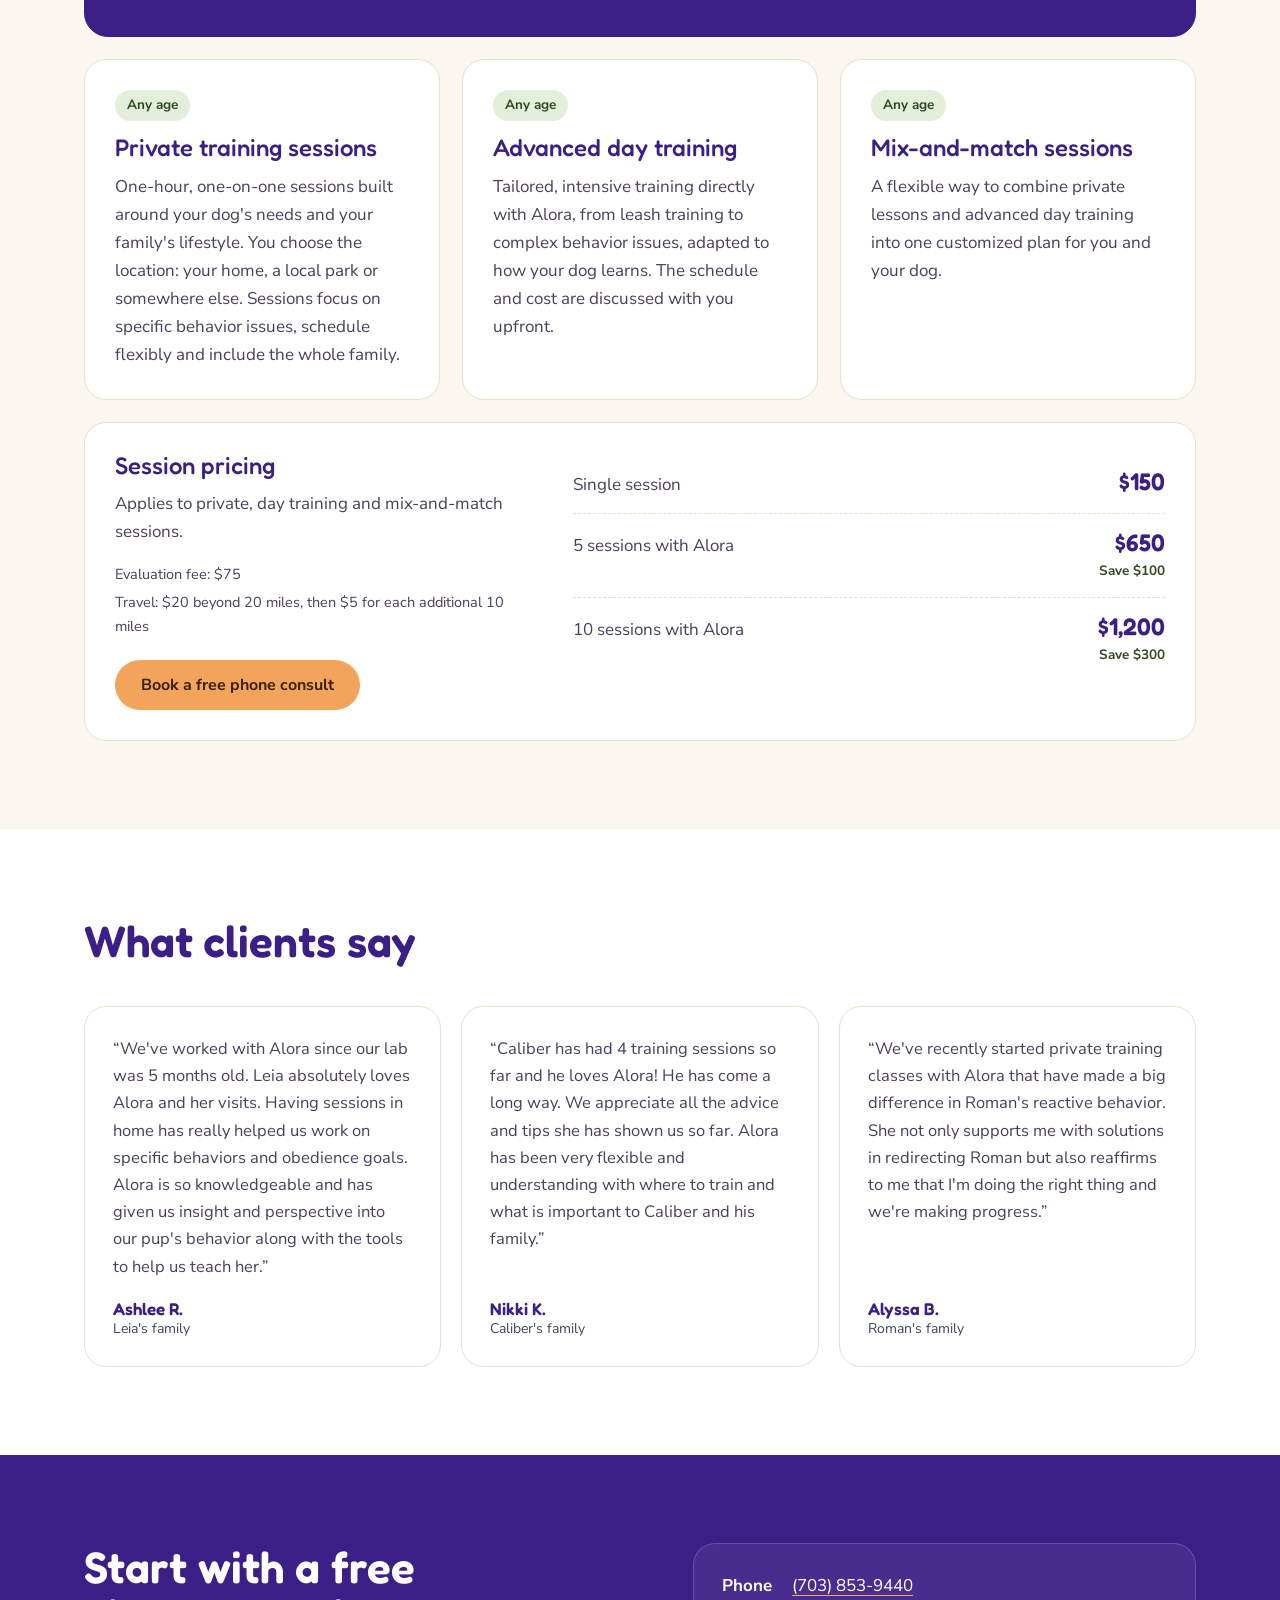
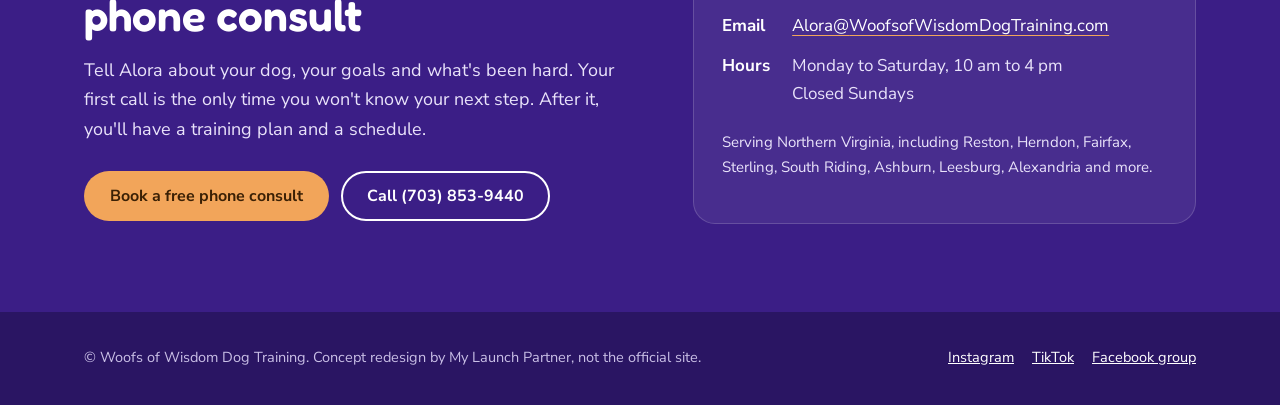
<file: dog-training.html>
<!doctype html>
<html lang="en">
<head>
<meta charset="utf-8">
<meta name="viewport" content="width=device-width, initial-scale=1">
<title>Dog training services and packages | Woofs of Wisdom Dog Training concept</title>
<meta name="description" content="Puppy Package, private training, advanced day training and mix-and-match sessions with Alora Tawoosi in Northern Virginia. Prices and fees.">
<meta name="robots" content="noindex, nofollow">
<link rel="canonical" href="https://www.woofsofwisdomdogtraining.com/dog-training">
<link rel="icon" href="assets/img/favicon.png">
<link rel="preconnect" href="https://fonts.googleapis.com">
<link rel="preconnect" href="https://fonts.gstatic.com" crossorigin>
<link href="https://fonts.googleapis.com/css2?family=Fredoka:wght@500;600&family=Nunito+Sans:opsz,wght@6..12,400;6..12,600;6..12,700&display=swap" rel="stylesheet">
<link rel="stylesheet" href="assets/site.css">
</head>
<body>
<div class="concept">Concept redesign by My Launch Partner.<span class="more"> This is a preview, not the official site. The current site is <a href="https://www.woofsofwisdomdogtraining.com/">woofsofwisdomdogtraining.com</a>.</span></div>

<header>
  <div class="wrap nav">
    <a class="brand" href="index.html">
      <img src="assets/img/logo.png" alt="Woofs of Wisdom Dog Training logo" width="66" height="66">
      <span>Woofs of Wisdom<br>Dog Training</span>
    </a>
    <nav class="links" aria-label="Main">
      <a href="index.html">Home</a>
      <a href="about.html">About</a>
      <a href="dog-training.html" aria-current="page">Dog training</a>
      <a href="woof-walks.html">Woof Walks</a>
      <a href="contact.html">Contact</a>
    </nav>
    <a class="btn btn-main" href="https://www.woofsofwisdomdogtraining.com/book-a-consult-today">Free phone consult</a>
    <details class="menu">
      <summary>Menu</summary>
      <nav aria-label="Mobile">
        <a href="index.html">Home</a>
        <a href="about.html">About</a>
        <a href="dog-training.html" aria-current="page">Dog training</a>
        <a href="woof-walks.html">Woof Walks</a>
        <a href="contact.html">Contact</a>
        <a href="https://www.woofsofwisdomdogtraining.com/book-a-consult-today">Book a free phone consult</a>
      </nav>
    </details>
  </div>
</header>
<main>
<nav class="crumbs wrap" aria-label="Breadcrumb"><ol><li><a href="index.html">Home</a></li><li aria-current="page">Dog training</li></ol></nav>

<section class="page-hero">
  <div class="wrap hero-grid">
    <div>
      <h1>Dog training services and packages</h1>
      <p class="lede">Private, one-on-one training with Alora, built on the science of how dogs learn. Choose the program that fits your dog, then start with a free phone consult.</p>
      <div class="ctas" style="display:flex;flex-wrap:wrap;gap:12px">
        <a class="btn btn-main" href="https://www.woofsofwisdomdogtraining.com/book-a-consult-today">Book a free phone consult</a>
        <a class="btn btn-line" href="#programs">See programs and prices</a>
      </div>
    </div>
    <div class="shot"><picture><source type="image/webp" srcset="assets/img/hero-800.webp 800w, assets/img/hero-1400.webp 1400w, assets/img/hero-2048.webp 2048w" sizes="(max-width:900px) 100vw, 560px"><img src="assets/img/hero-2048.jpg" srcset="assets/img/hero-800.jpg 800w, assets/img/hero-1400.jpg 1400w, assets/img/hero-2048.jpg 2048w" sizes="(max-width:900px) 100vw, 560px" alt="Four dogs sitting side by side on a blue bench in a sunny field" width="1400" height="1050" fetchpriority="high"></picture></div>
  </div>
</section>

<section class="tint">
  <div class="wrap split">
    <div class="prose">
      <h2>Our training philosophy</h2>
      <p>Alora is a graduate of Animal Behavior College, and her approach is rooted in the science of animal behavior. It's built on operant conditioning: rewarding the behavior you want and guiding your dog away from the behavior you don't, in a positive, low-stress setting.</p>
      <p>Just as important is how we communicate with our dogs. Miscommunication or the wrong method can set training back, or worse. So Alora teaches the why and the how, not just the what, so you can keep it up long after your sessions end.</p>
    </div>
    <div>
      <div class="name-note" style="margin-top:0"><b>The LIMA approach</b><p>Least intrusive, minimally aversive. Every training situation starts with the gentlest, least invasive methods, moving up the scale only when the situation calls for it. The goal is a bond of trust and respect, never fear or submission.</p></div>
    </div>
  </div>
</section>

<section id="programs">
  <div class="wrap">
    <article class="pkg puppy">
      <div><span class="who">Puppies up to 6 months</span><h2>Puppy Package</h2>
        <p>Private sessions that nurture your puppy's early development, with a focus on socialization, basic obedience and potty training. The approach is gentle and patient, tailored to your puppy's character and learning speed, and held in a familiar setting so they can relax and learn.</p>
        <p>It sets your pup up for advanced lessons and starts your bond off strong.</p></div>
      <div><table><tr><td>5 private sessions with Alora</td><td><span class="amt">$650</span></td></tr></table>
        <a class="btn btn-main" href="https://www.woofsofwisdomdogtraining.com/book-a-consult-today" style="margin-top:18px;width:100%">Book a free phone consult</a></div>
    </article>
    <div class="programs three">
      <article class="program"><span class="who">Any age</span><h3>Private training sessions</h3>
        <p>One-hour, one-on-one sessions built around your dog's needs and your family's lifestyle. You choose the location: your home, a local park or somewhere else. Sessions focus on specific behavior issues, schedule flexibly and include the whole family.</p></article>
      <article class="program"><span class="who">Any age</span><h3>Advanced day training</h3>
        <p>Tailored, intensive training directly with Alora, from leash training to complex behavior issues, adapted to how your dog learns. The schedule and cost are discussed with you upfront.</p></article>
      <article class="program"><span class="who">Any age</span><h3>Mix-and-match sessions</h3>
        <p>A flexible way to combine private lessons and advanced day training into one customized plan for you and your dog.</p></article>
    </div>
    <div class="prices">
      <div>
        <h3>Session pricing</h3>
        <p style="margin-top:10px">Applies to private, day training and mix-and-match sessions.</p>
        <div class="fine"><p>Evaluation fee: $75</p><p>Travel: $20 beyond 20 miles, then $5 for each additional 10 miles</p></div>
        <a class="btn btn-main" href="https://www.woofsofwisdomdogtraining.com/book-a-consult-today" style="margin-top:18px">Book a free phone consult</a>
      </div>
      <table>
        <tr><td>Single session</td><td><span class="amt">$150</span></td></tr>
        <tr><td>5 sessions with Alora</td><td><span class="amt">$650</span><span class="save">Save $100</span></td></tr>
        <tr><td>10 sessions with Alora</td><td><span class="amt">$1,200</span><span class="save">Save $300</span></td></tr>
      </table>
    </div>
  </div>
</section>

<section class="tint">
  <div class="wrap">
    <div class="intro"><h2>What clients say</h2></div>
    <div class="quotes">
      <blockquote class="quote"><p>&ldquo;We've worked with Alora since our lab was 5 months old. Leia absolutely loves Alora and her visits. Having sessions in home has really helped us work on specific behaviors and obedience goals. Alora is so knowledgeable and has given us insight and perspective into our pup's behavior along with the tools to help us teach her.&rdquo;</p><footer>Ashlee R.<span>Leia's family</span></footer></blockquote>
      <blockquote class="quote"><p>&ldquo;Caliber has had 4 training sessions so far and he loves Alora! He has come a long way. We appreciate all the advice and tips she has shown us so far. Alora has been very flexible and understanding with where to train and what is important to Caliber and his family.&rdquo;</p><footer>Nikki K.<span>Caliber's family</span></footer></blockquote>
      <blockquote class="quote"><p>&ldquo;We've recently started private training classes with Alora that have made a big difference in Roman's reactive behavior. She not only supports me with solutions in redirecting Roman but also reaffirms to me that I'm doing the right thing and we're making progress.&rdquo;</p><footer>Alyssa B.<span>Roman's family</span></footer></blockquote>
    </div>
  </div>
</section>
<section class="contact" id="contact">
  <div class="wrap contact-grid">
    <div>
      <h2>Start with a free phone consult</h2>
      <p style="margin-top:16px;font-size:18px">Tell Alora about your dog, your goals and what's been hard. Your first call is the only time you won't know your next step. After it, you'll have a training plan and a schedule.</p>
      <div class="ctas">
        <a class="btn btn-main" href="https://www.woofsofwisdomdogtraining.com/book-a-consult-today">Book a free phone consult</a>
        <a class="btn btn-line" href="tel:+17038539440">Call (703)&nbsp;853-9440</a>
      </div>
    </div>
    <div class="card">
      <dl>
        <dt>Phone</dt><dd><a href="tel:+17038539440">(703)&nbsp;853-9440</a></dd>
        <dt>Email</dt><dd><a href="mailto:Alora@WoofsofWisdomDogTraining.com">Alora@<wbr>WoofsofWisdomDogTraining.com</a></dd>
        <dt>Hours</dt><dd>Monday to Saturday, 10&nbsp;am to 4&nbsp;pm<br>Closed Sundays</dd>
      </dl>
      <p class="towns">Serving Northern Virginia, including Reston, Herndon, Fairfax, Sterling, South Riding, Ashburn, Leesburg, Alexandria and more.</p>
    </div>
  </div>
</section>
</main>

<footer>
  <div class="wrap foot">
    <div>&copy; Woofs of Wisdom Dog Training. Concept redesign by My Launch Partner, not the official site.</div>
    <div class="social">
      <a href="https://www.instagram.com/woofsofwisdomdogtraining/">Instagram</a>
      <a href="https://www.tiktok.com/@woofsofwisdomdogtraining">TikTok</a>
      <a href="https://www.facebook.com/groups/650462277278497">Facebook group</a>
    </div>
  </div>
</footer>

<div class="callbar">
  <a class="btn btn-main" href="tel:+17038539440">Call Alora</a>
  <a class="btn btn-line" href="https://www.woofsofwisdomdogtraining.com/book-a-consult-today">Free consult</a>
</div>
</body>
</html>
</file>
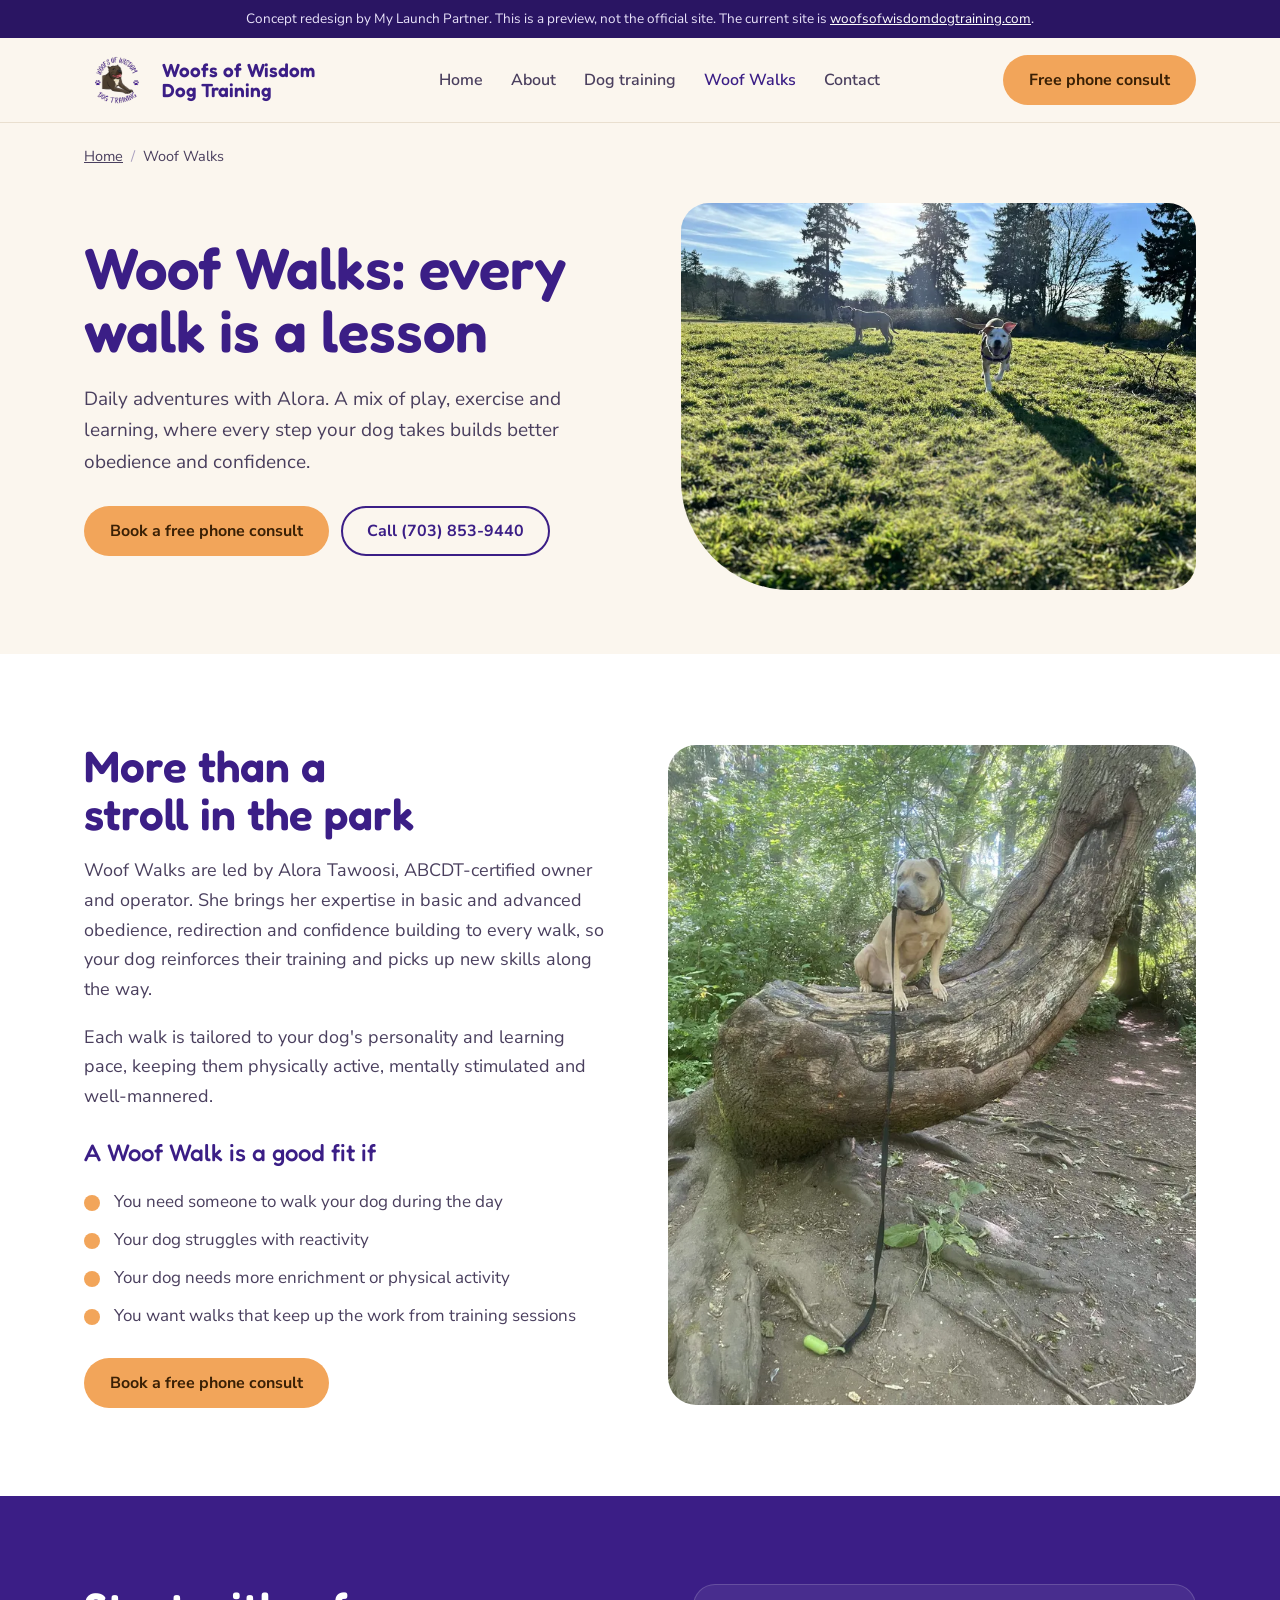
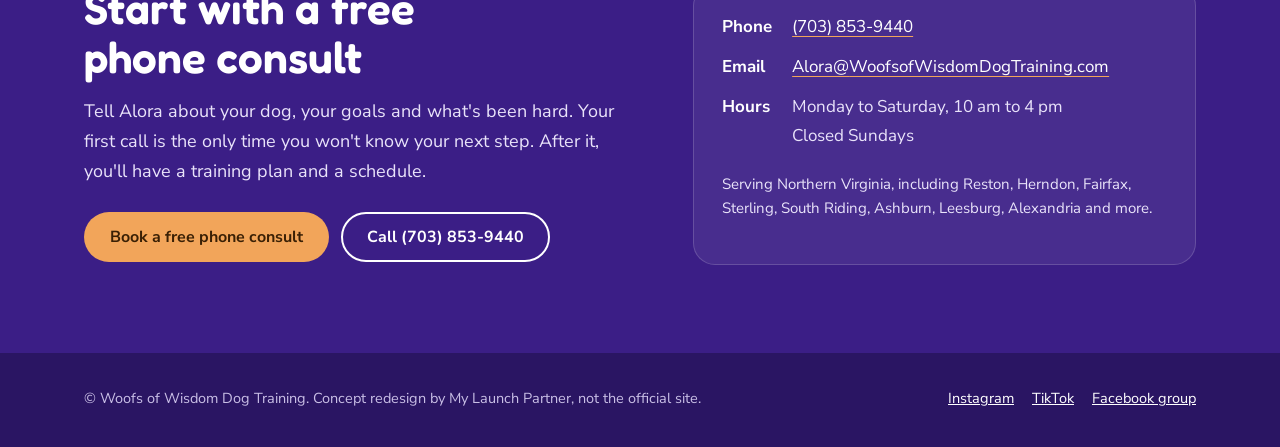
<file: woof-walks.html>
<!doctype html>
<html lang="en">
<head>
<meta charset="utf-8">
<meta name="viewport" content="width=device-width, initial-scale=1">
<title>Woof Walks | Woofs of Wisdom Dog Training concept</title>
<meta name="description" content="Dog walks with training built in, led by certified trainer Alora Tawoosi in Northern Virginia.">
<meta name="robots" content="noindex, nofollow">
<link rel="canonical" href="https://www.woofsofwisdomdogtraining.com/woof-walks">
<link rel="icon" href="assets/img/favicon.png">
<link rel="preconnect" href="https://fonts.googleapis.com">
<link rel="preconnect" href="https://fonts.gstatic.com" crossorigin>
<link href="https://fonts.googleapis.com/css2?family=Fredoka:wght@500;600&family=Nunito+Sans:opsz,wght@6..12,400;6..12,600;6..12,700&display=swap" rel="stylesheet">
<link rel="stylesheet" href="assets/site.css">
</head>
<body>
<div class="concept">Concept redesign by My Launch Partner.<span class="more"> This is a preview, not the official site. The current site is <a href="https://www.woofsofwisdomdogtraining.com/">woofsofwisdomdogtraining.com</a>.</span></div>

<header>
  <div class="wrap nav">
    <a class="brand" href="index.html">
      <img src="assets/img/logo.png" alt="Woofs of Wisdom Dog Training logo" width="66" height="66">
      <span>Woofs of Wisdom<br>Dog Training</span>
    </a>
    <nav class="links" aria-label="Main">
      <a href="index.html">Home</a>
      <a href="about.html">About</a>
      <a href="dog-training.html">Dog training</a>
      <a href="woof-walks.html" aria-current="page">Woof Walks</a>
      <a href="contact.html">Contact</a>
    </nav>
    <a class="btn btn-main" href="https://www.woofsofwisdomdogtraining.com/book-a-consult-today">Free phone consult</a>
    <details class="menu">
      <summary>Menu</summary>
      <nav aria-label="Mobile">
        <a href="index.html">Home</a>
        <a href="about.html">About</a>
        <a href="dog-training.html">Dog training</a>
        <a href="woof-walks.html" aria-current="page">Woof Walks</a>
        <a href="contact.html">Contact</a>
        <a href="https://www.woofsofwisdomdogtraining.com/book-a-consult-today">Book a free phone consult</a>
      </nav>
    </details>
  </div>
</header>
<main>
<nav class="crumbs wrap" aria-label="Breadcrumb"><ol><li><a href="index.html">Home</a></li><li aria-current="page">Woof Walks</li></ol></nav>

<section class="page-hero">
  <div class="wrap hero-grid">
    <div>
      <h1>Woof Walks: every walk is a lesson</h1>
      <p class="lede">Daily adventures with Alora. A mix of play, exercise and learning, where every step your dog takes builds better obedience and confidence.</p>
      <div class="ctas" style="display:flex;flex-wrap:wrap;gap:12px">
        <a class="btn btn-main" href="https://www.woofsofwisdomdogtraining.com/book-a-consult-today">Book a free phone consult</a>
        <a class="btn btn-line" href="tel:+17038539440">Call (703)&nbsp;853-9440</a>
      </div>
    </div>
    <div class="shot"><picture><source type="image/webp" srcset="assets/img/walk-800.webp 800w, assets/img/walk-1400.webp 1400w" sizes="(max-width:900px) 100vw, 560px"><img src="assets/img/walk-1400.jpg" srcset="assets/img/walk-800.jpg 800w, assets/img/walk-1400.jpg 1400w" sizes="(max-width:900px) 100vw, 560px" alt="Two dogs running across a sunny grass field lined with pine trees" width="1400" height="1050" fetchpriority="high"></picture></div>
  </div>
</section>

<section class="tint">
  <div class="wrap split">
    <div class="prose">
      <h2>More than a stroll in the park</h2>
      <p>Woof Walks are led by Alora Tawoosi, ABCDT-certified owner and operator. She brings her expertise in basic and advanced obedience, redirection and confidence building to every walk, so your dog reinforces their training and picks up new skills along the way.</p>
      <p>Each walk is tailored to your dog's personality and learning pace, keeping them physically active, mentally stimulated and well-mannered.</p>
      <h3 style="margin-top:28px">A Woof Walk is a good fit if</h3>
      <ul class="ticks">
        <li>You need someone to walk your dog during the day</li>
        <li>Your dog struggles with reactivity</li>
        <li>Your dog needs more enrichment or physical activity</li>
        <li>You want walks that keep up the work from training sessions</li>
      </ul>
      <a class="btn btn-main" href="https://www.woofsofwisdomdogtraining.com/book-a-consult-today">Book a free phone consult</a>
    </div>
    <picture><source type="image/webp" srcset="assets/img/walk-root-700.webp 700w, assets/img/walk-root-1100.webp 1100w" sizes="(max-width:860px) 100vw, 540px"><img src="assets/img/walk-root-1100.jpg" srcset="assets/img/walk-root-700.jpg 700w, assets/img/walk-root-1100.jpg 1100w" sizes="(max-width:860px) 100vw, 540px" alt="A dog on a long leash sitting on a large tree root in the woods" width="1100" height="1467" loading="lazy"></picture>
  </div>
</section>
<section class="contact" id="contact">
  <div class="wrap contact-grid">
    <div>
      <h2>Start with a free phone consult</h2>
      <p style="margin-top:16px;font-size:18px">Tell Alora about your dog, your goals and what's been hard. Your first call is the only time you won't know your next step. After it, you'll have a training plan and a schedule.</p>
      <div class="ctas">
        <a class="btn btn-main" href="https://www.woofsofwisdomdogtraining.com/book-a-consult-today">Book a free phone consult</a>
        <a class="btn btn-line" href="tel:+17038539440">Call (703)&nbsp;853-9440</a>
      </div>
    </div>
    <div class="card">
      <dl>
        <dt>Phone</dt><dd><a href="tel:+17038539440">(703)&nbsp;853-9440</a></dd>
        <dt>Email</dt><dd><a href="mailto:Alora@WoofsofWisdomDogTraining.com">Alora@<wbr>WoofsofWisdomDogTraining.com</a></dd>
        <dt>Hours</dt><dd>Monday to Saturday, 10&nbsp;am to 4&nbsp;pm<br>Closed Sundays</dd>
      </dl>
      <p class="towns">Serving Northern Virginia, including Reston, Herndon, Fairfax, Sterling, South Riding, Ashburn, Leesburg, Alexandria and more.</p>
    </div>
  </div>
</section>
</main>

<footer>
  <div class="wrap foot">
    <div>&copy; Woofs of Wisdom Dog Training. Concept redesign by My Launch Partner, not the official site.</div>
    <div class="social">
      <a href="https://www.instagram.com/woofsofwisdomdogtraining/">Instagram</a>
      <a href="https://www.tiktok.com/@woofsofwisdomdogtraining">TikTok</a>
      <a href="https://www.facebook.com/groups/650462277278497">Facebook group</a>
    </div>
  </div>
</footer>

<div class="callbar">
  <a class="btn btn-main" href="tel:+17038539440">Call Alora</a>
  <a class="btn btn-line" href="https://www.woofsofwisdomdogtraining.com/book-a-consult-today">Free consult</a>
</div>
</body>
</html>
</file>
<file: assets/site.css>
:root{
  --purple:#3B1E86; --purple-deep:#2A1563; --purple-ink:#4A3F5E;
  --apricot:#F2A55A; --apricot-ink:#3A2005; --apricot-soft:#FCE6CF;
  --biscuit:#FBF6EE; --biscuit-line:#E9DFCF; --meadow:#E3EFDA; --meadow-ink:#2F4A22;
  --white:#fff;
  --display:'Fredoka',ui-rounded,system-ui,sans-serif;
  --body:'Nunito Sans',system-ui,-apple-system,sans-serif;
  --wrap:1160px;
}
*{box-sizing:border-box}
html{scroll-behavior:smooth}
@media (prefers-reduced-motion:reduce){html{scroll-behavior:auto}*{animation:none!important;transition:none!important}}
body{margin:0;background:var(--biscuit);color:var(--purple-ink);font:400 17px/1.65 var(--body);-webkit-font-smoothing:antialiased}
img{display:block;max-width:100%;height:auto}
a{color:var(--purple)}
a:focus-visible,summary:focus-visible{outline:3px solid var(--apricot);outline-offset:3px;border-radius:6px}
h1,h2,h3{font-family:var(--display);color:var(--purple);font-weight:600;line-height:1.1;margin:0;text-wrap:balance}
h2{font-size:clamp(30px,4vw,44px)}
h3{font-size:24px;font-weight:500}
p{margin:0 0 1em}
.wrap{max-width:var(--wrap);margin:0 auto;padding:0 24px}
.btn{display:inline-flex;align-items:center;justify-content:center;gap:8px;font:700 16px/1 var(--body);text-decoration:none;padding:15px 24px;border-radius:999px;border:2px solid transparent;min-height:50px}
.btn-main{background:var(--apricot);color:var(--apricot-ink)}
.btn-main:hover{background:#EE9640}
.btn-line{border-color:var(--purple);color:var(--purple)}
.btn-line:hover{background:var(--purple);color:#fff}

/* concept bar */
.concept{background:var(--purple-deep);color:#E9E3FA;font-size:13.5px;text-align:center;padding:8px 16px}
.concept a{color:#fff}
.concept .more{display:inline}
@media (max-width:640px){.concept .more{display:none}}

/* header */
header{background:var(--biscuit);border-bottom:1px solid var(--biscuit-line);position:sticky;top:0;z-index:20}
.nav{display:flex;align-items:center;justify-content:space-between;gap:20px;height:84px}
.brand{display:flex;align-items:center;gap:12px;text-decoration:none}
.brand img{width:66px;height:66px}
.brand span{font:600 19px/1.05 var(--display);color:var(--purple)}
.links{display:flex;gap:28px;align-items:center}
.links a{text-decoration:none;font-weight:600;font-size:16px;color:var(--purple-ink)}
.links a:hover{color:var(--purple);text-decoration:underline;text-underline-offset:5px}
.links a[aria-current]{color:var(--purple)}
.menu{display:none}
@media (max-width:900px){
  .links{display:none}
  .nav .btn{display:none}
  .menu{display:block;position:relative}
  .menu summary{list-style:none;cursor:pointer;font:700 15px var(--body);color:var(--purple);border:2px solid var(--purple);border-radius:999px;padding:10px 18px}
  .menu summary::-webkit-details-marker{display:none}
  .menu nav{position:absolute;right:0;top:calc(100% + 10px);background:#fff;border:1px solid var(--biscuit-line);border-radius:16px;padding:10px;min-width:230px;box-shadow:0 14px 30px rgba(42,21,99,.14)}
  .menu nav a{display:block;padding:12px 14px;text-decoration:none;font-weight:600;color:var(--purple-ink);border-radius:10px}
  .menu nav a:hover{background:var(--biscuit)}
}

/* hero */
.hero{padding:56px 0 64px}
.hero-grid{display:grid;grid-template-columns:minmax(0,1fr) minmax(0,1.1fr);gap:56px;align-items:center}
.hero h1{font-size:clamp(40px,5.4vw,66px);letter-spacing:-.5px}
.hero .lede{font-size:19px;margin:22px 0 30px;max-width:30em}
.hero .ctas{display:flex;flex-wrap:wrap;gap:12px}
.hero .note{margin-top:18px;font-size:15px}
.hero-photo{position:relative}
.hero-photo img{border-radius:28px 28px 28px 120px;width:100%;aspect-ratio:4/3;object-fit:cover;object-position:50% 70%}
.badge{position:absolute;left:-22px;bottom:28px;background:#fff;border-radius:18px;padding:14px 18px;box-shadow:0 12px 28px rgba(42,21,99,.16);max-width:250px;font-size:14.5px;line-height:1.4}
.badge strong{display:block;font:600 17px var(--display);color:var(--purple)}
@media (max-width:900px){
  .hero{padding:28px 0 48px}
  .hero-grid{grid-template-columns:1fr;gap:34px}
  .hero-photo{order:-1}
  .hero-photo img{border-radius:22px 22px 22px 70px}
  .badge{position:static;margin-top:14px;max-width:none;box-shadow:none;border:1px solid var(--biscuit-line)}
}

/* glance */
.glance{background:var(--purple);color:#EDE7FB;padding:30px 0}
.glance ul{list-style:none;margin:0;padding:0;display:grid;grid-template-columns:repeat(4,minmax(0,1fr));gap:24px}
.glance li{font-size:15px;line-height:1.45}
.glance b{display:block;font:500 20px/1.2 var(--display);color:#fff;margin-bottom:4px}
@media (max-width:900px){.glance ul{grid-template-columns:repeat(2,minmax(0,1fr))}}
@media (max-width:480px){.glance ul{grid-template-columns:1fr;gap:18px}}

section{padding:88px 0}
@media (max-width:700px){section{padding:64px 0}}
.intro{max-width:40em;margin-bottom:40px}
.intro p{font-size:18px;margin-top:14px}

/* training */
.programs{display:grid;grid-template-columns:repeat(2,minmax(0,1fr));gap:22px}
.program{background:#fff;border:1px solid var(--biscuit-line);border-radius:22px;padding:30px}
.program p{margin:12px 0 0}
.program .who{display:inline-block;background:var(--meadow);color:var(--meadow-ink);font-weight:700;font-size:13.5px;padding:4px 12px;border-radius:999px;margin-bottom:14px}
.program.puppy{background:var(--purple);border-color:var(--purple);color:#E9E3FA}
.program.puppy h3{color:#fff}
.program.puppy .who{background:var(--apricot);color:var(--apricot-ink)}
.puppy-price{display:flex;align-items:baseline;gap:12px;margin-top:22px;padding-top:18px;border-top:1px solid rgba(255,255,255,.2)}
.puppy-price strong{font:600 40px/1 var(--display);color:#fff}
@media (max-width:760px){.programs{grid-template-columns:1fr}}

.prices{margin-top:22px;background:#fff;border:1px solid var(--biscuit-line);border-radius:22px;padding:30px;display:grid;grid-template-columns:minmax(0,1fr) minmax(0,1.4fr);gap:36px;align-items:start}
.prices table{width:100%;border-collapse:collapse}
.prices td{padding:14px 0;border-bottom:1px dashed var(--biscuit-line);vertical-align:baseline}
.prices tr:last-child td{border-bottom:0}
.prices td:last-child{text-align:right;white-space:nowrap}
.prices .amt{font:600 24px var(--display);color:var(--purple)}
.prices .save{display:block;font-size:13.5px;color:var(--meadow-ink);font-weight:700}
.fine{font-size:14.5px;margin-top:16px}
.fine p{margin:0 0 4px}
@media (max-width:760px){.prices{grid-template-columns:1fr;gap:10px}}

.lima{margin-top:22px;display:flex;gap:18px;align-items:flex-start;background:var(--meadow);color:var(--meadow-ink);border-radius:22px;padding:24px 28px}
.lima b{font:600 22px var(--display);color:var(--meadow-ink);white-space:nowrap}
.lima p{margin:0}
@media (max-width:600px){.lima{flex-direction:column;gap:6px}}

/* about */
.about{background:#fff}
.about-grid{display:grid;grid-template-columns:minmax(0,.85fr) minmax(0,1fr);gap:64px;align-items:center}
.about-grid img{border-radius:28px;aspect-ratio:4/5;object-fit:cover;width:100%}
.about blockquote{margin:26px 0;padding:0;font:500 24px/1.35 var(--display);color:var(--purple)}
@media (max-width:860px){.about-grid{grid-template-columns:1fr;gap:34px}.about-grid img{aspect-ratio:4/3;object-position:50% 30%}}

/* walks */
.walks-grid{display:grid;grid-template-columns:minmax(0,1fr) minmax(0,1fr);gap:56px;align-items:center}
.walks-grid img{border-radius:28px 120px 28px 28px;aspect-ratio:4/3;object-fit:cover;width:100%}
.ticks{list-style:none;padding:0;margin:22px 0 28px}
.ticks li{position:relative;padding-left:30px;margin-bottom:10px}
.ticks li::before{content:"";position:absolute;left:0;top:7px;width:16px;height:16px;border-radius:50%;background:var(--apricot)}
@media (max-width:860px){.walks-grid{grid-template-columns:1fr;gap:30px}.walks-grid img{border-radius:22px 70px 22px 22px}}

/* gallery */
.gallery{padding:0 0 88px}
.strip{display:grid;grid-template-columns:repeat(5,minmax(0,1fr));gap:14px}
.strip img{border-radius:18px;aspect-ratio:3/4;object-fit:cover;width:100%}
.strip img:nth-child(even){margin-top:34px}
@media (max-width:760px){.strip{grid-template-columns:repeat(3,minmax(0,1fr))}.strip img:nth-child(n+4){display:none}.strip img:nth-child(even){margin-top:20px}}

/* contact */
.contact{background:var(--purple);color:#E9E3FA}
.contact h2{color:#fff}
.contact-grid{display:grid;grid-template-columns:minmax(0,1.1fr) minmax(0,1fr);gap:56px}
.contact .ctas{display:flex;flex-wrap:wrap;gap:12px;margin-top:26px}
.contact .btn-line{border-color:#fff;color:#fff}
.contact .btn-line:hover{background:#fff;color:var(--purple)}
.card{background:rgba(255,255,255,.07);border:1px solid rgba(255,255,255,.16);border-radius:22px;padding:28px}
.card dl{margin:0;display:grid;grid-template-columns:auto 1fr;gap:12px 20px}
.card dt{font-weight:700;color:#fff}
.card dd{margin:0;overflow-wrap:break-word;min-width:0}
.card a{color:#fff;text-decoration-color:var(--apricot);text-underline-offset:4px}
.towns{margin-top:22px;font-size:15px}
@media (max-width:860px){.contact-grid{grid-template-columns:1fr;gap:34px}}
@media (max-width:420px){.card dl{grid-template-columns:1fr;gap:2px}.card dd{margin-bottom:12px}}

footer{background:var(--purple-deep);color:#C9BFE6;font-size:14.5px;padding:34px 0 36px}
.foot{display:flex;flex-wrap:wrap;justify-content:space-between;gap:20px;align-items:center}
footer a{color:#fff}
.social{display:flex;gap:18px}

/* mobile call bar */
.callbar{display:none}
@media (max-width:700px){
  .callbar{display:flex;position:fixed;left:0;right:0;bottom:0;z-index:30;gap:10px;padding:10px 12px calc(10px + env(safe-area-inset-bottom));background:var(--biscuit);border-top:1px solid var(--biscuit-line)}
  .callbar a{flex:1}
  .callbar .btn-line{background:#fff}
  body{padding-bottom:84px}
}

/* inside pages */
.crumbs{font-size:14.5px;padding-top:22px}
.crumbs ol{list-style:none;margin:0;padding:0;display:flex;gap:8px;flex-wrap:wrap}
.crumbs li+li::before{content:"/";margin-right:8px;color:#A99FBF}
.crumbs a{color:var(--purple-ink)}
.page-hero{padding:34px 0 64px}
.page-hero .hero-grid{grid-template-columns:minmax(0,1.05fr) minmax(0,1fr)}
.page-hero h1{font-size:clamp(38px,5vw,58px)}
.page-hero .lede{font-size:19px;margin:20px 0 28px;max-width:32em}
.page-hero .shot img{border-radius:28px 28px 28px 110px;width:100%;aspect-ratio:4/3;object-fit:cover}
.page-hero .shot.tall img{aspect-ratio:4/5;border-radius:28px 110px 28px 28px}
@media (max-width:900px){.page-hero{padding:22px 0 48px}.page-hero .hero-grid{grid-template-columns:1fr}.page-hero .shot{order:-1}.page-hero .shot img,.page-hero .shot.tall img{aspect-ratio:4/3;border-radius:22px 22px 22px 70px}}
.tint{background:#fff}
.prose{max-width:38em}
.prose p{font-size:18px}
.prose h2{margin-bottom:18px}
.split{display:grid;grid-template-columns:minmax(0,1fr) minmax(0,1fr);gap:56px;align-items:center}
.split img{border-radius:28px;width:100%;aspect-ratio:4/5;object-fit:cover}
.split.wide img{aspect-ratio:4/3}
@media (max-width:860px){.split{grid-template-columns:1fr;gap:30px}.split img{aspect-ratio:4/3}}
.flip > :first-child{order:2}
@media (max-width:860px){.flip > :first-child{order:0}}
.name-note{margin-top:22px;background:var(--meadow);color:var(--meadow-ink);border-radius:22px;padding:22px 26px}
.name-note b{font:600 20px var(--display);display:block;margin-bottom:6px}
.name-note p{margin:0}
.next{display:grid;grid-template-columns:repeat(3,minmax(0,1fr));gap:18px;margin-top:30px}
.next div{background:#fff;border:1px solid var(--biscuit-line);border-radius:20px;padding:22px}
.next b{font:500 20px var(--display);color:var(--purple);display:block;margin-bottom:6px}
.next p{margin:0;font-size:16px}
@media (max-width:760px){.next{grid-template-columns:1fr}}

/* testimonials */
.quotes{display:grid;grid-template-columns:repeat(3,minmax(0,1fr));gap:20px}
.quote{margin:0;background:#fff;border:1px solid var(--biscuit-line);border-radius:22px;padding:28px;display:flex;flex-direction:column;justify-content:space-between}
.quote p{font-size:16.5px;margin:0 0 18px}
.quote footer{background:none;padding:0;color:var(--purple);font:600 17px var(--display)}
.quote footer span{display:block;font:400 14px var(--body);color:var(--purple-ink)}
@media (max-width:900px){.quotes{grid-template-columns:1fr}}

/* pricing table cards for training page */
.pkg{background:#fff;border:1px solid var(--biscuit-line);border-radius:24px;padding:34px;display:grid;grid-template-columns:minmax(0,1.2fr) minmax(0,1fr);gap:40px;margin-bottom:22px}
.pkg.puppy{background:var(--purple);border-color:var(--purple);color:#E9E3FA}
.pkg.puppy h2{color:#fff}
.pkg h2{font-size:clamp(28px,3.4vw,36px)}
.pkg .who{display:inline-block;background:var(--meadow);color:var(--meadow-ink);font-weight:700;font-size:13.5px;padding:4px 12px;border-radius:999px;margin-bottom:14px}
.pkg.puppy .who{background:var(--apricot);color:var(--apricot-ink)}
.pkg p{margin:14px 0 0}
.pkg table{width:100%;border-collapse:collapse;align-self:start}
.pkg td{padding:13px 0;border-bottom:1px dashed var(--biscuit-line);vertical-align:baseline}
.pkg.puppy td{border-color:rgba(255,255,255,.22)}
.pkg tr:last-child td{border-bottom:0}
.pkg td:last-child{text-align:right;white-space:nowrap}
.pkg .amt{font:600 24px var(--display);color:var(--purple)}
.pkg.puppy .amt{color:#fff;font-size:34px}
.pkg .save{display:block;font-size:13.5px;color:var(--meadow-ink);font-weight:700}
.pkg .fees{font-size:14.5px;margin-top:10px}
@media (max-width:860px){.pkg{grid-template-columns:1fr;gap:18px;padding:26px}}
.lima-graphic{border-radius:22px;width:100%}

/* contact page */
.contact-big{display:grid;grid-template-columns:repeat(3,minmax(0,1fr));gap:18px;margin-top:8px}
.contact-big a,.contact-big div{display:block;background:#fff;border:1px solid var(--biscuit-line);border-radius:22px;padding:26px;text-decoration:none;color:var(--purple-ink);overflow-wrap:break-word}
.contact-big a:hover{border-color:var(--purple)}
.contact-big b{display:block;font:600 22px var(--display);color:var(--purple);margin-bottom:6px}
@media (max-width:860px){.contact-big{grid-template-columns:1fr}}
.pull{font:500 clamp(24px,3vw,32px)/1.3 var(--display);color:var(--purple);margin:0}
.pull cite{display:block;margin-top:12px;font:400 16px var(--body);color:var(--purple-ink);font-style:normal}
.programs.three{grid-template-columns:repeat(3,minmax(0,1fr));margin-top:22px}
@media (max-width:900px){.programs.three{grid-template-columns:1fr}}
</file>
